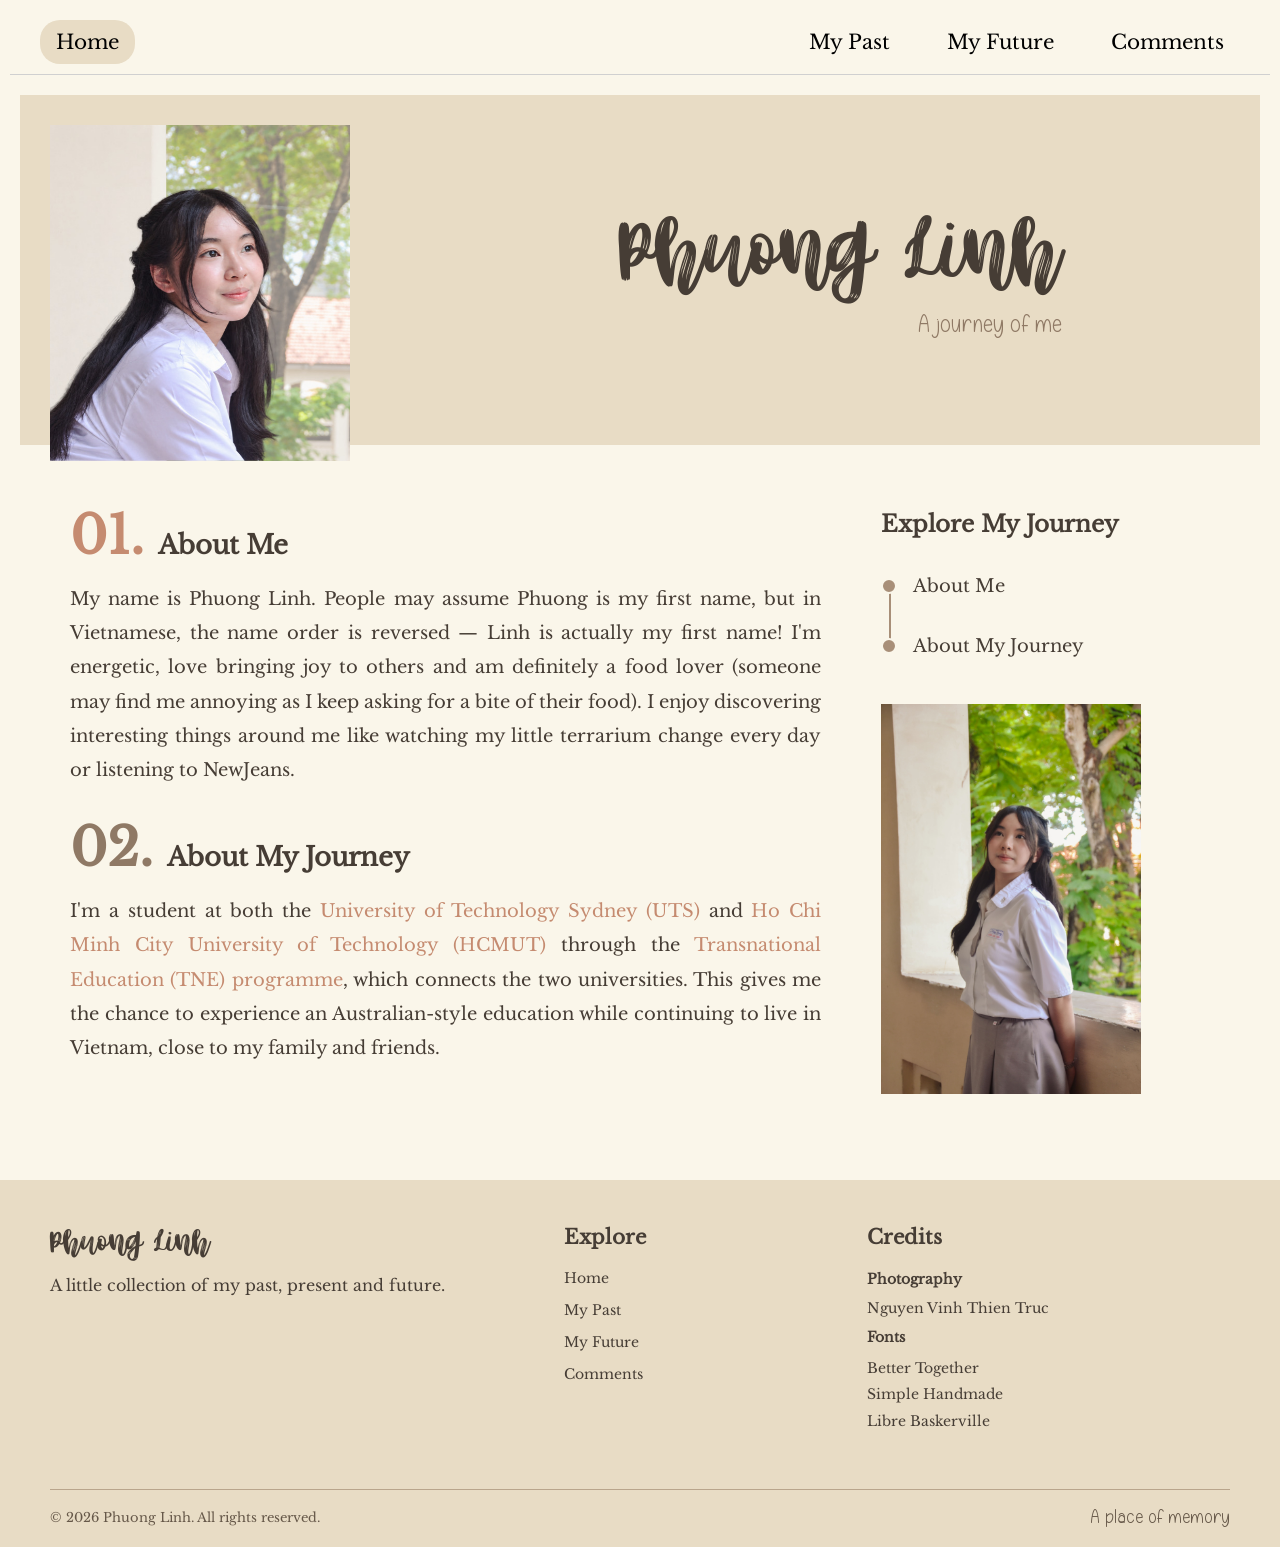
<file: index.html>
<!DOCTYPE html>
<html lang="en">
<head>
  <meta charset="UTF-8">
  <meta name="viewport" content="width=device-width, initial-scale=1.0">
  <title>Linh's Journey</title>
  <link rel="stylesheet" href="websystems.css">
</head>

<body>

  <nav class="navbar">
    <div class="left-nav">
      <a href="index.html">Home</a>
    </div>

    <div class="right-nav">
      <a href="past.html">My Past</a>
      <a href="future.html">My Future</a>
      <a href="comments.html">Comments</a>
    </div>
  </nav>

  <header class="cover">
    <div class="cover-img">
      <img id="cover-img" src="image/me.jpg" alt="A picture of me Photo by Thien Truc">
    </div>

    <div class="cover-text">
      <div class="cover-title-group">
        <h1 id="cover-name">Phuong Linh</h1>
        <p>A journey of me</p>
      </div>
    </div>
  </header>

  <main class="content">

    <div class="main-content">

      <section class="me" id="about-me">
        <h2>
          <span class="section-number">01.</span>
          About Me
        </h2>

        <p>
          My name is Phuong Linh. People may assume Phuong is my first name,
          but in Vietnamese, the name order is reversed — Linh is actually
          my first name! I'm energetic, love bringing joy to others and am
          definitely a food lover (someone may find me annoying as I keep asking for a bite of their food). I enjoy discovering interesting things around me like
          watching my little terrarium change every day or listening to
          NewJeans.
        </p>

      </section>

      <section class="me" id="about-my-journey">
        <h2>
          <span class="section-number second-number">02.</span>
          About My Journey
        </h2>

        <p>
          I'm a student at both the
          <strong class="school-uts">University of Technology Sydney (UTS)</strong>
          and
          <strong class="school-hcmut">Ho Chi Minh City University of Technology (HCMUT)</strong>
          through the
          <strong class="school-tne">Transnational Education (TNE) programme</strong>,
          which connects the two universities. This gives me the chance to experience an Australian-style education while continuing to live in Vietnam, close to my family and friends. 
        </p>

      </section>

    </div>

    <aside class="journey">
      <h2>Explore My Journey</h2>

      <div class="timeline">

        <a class="timeline-item" href="#about-me">
          <span class="dot"></span>
          <span class="timeline-text">About Me</span>
        </a>

        <a class="timeline-item" href="#about-my-journey">
          <span class="dot"></span>
          <span class="timeline-text">About My Journey</span>
        </a>

      </div>

      <img class="timeline-photo" src="image/another-me.jpg" alt="Another picture of me. Photo by Thien Truc">
    </aside>

  </main>

  <footer class="site-footer">

    <div class="footer-content">

      <div class="footer-about">
        <h2>Phuong Linh</h2>
        <p>A little collection of my past, present and future.</p>
      </div>

      <div class="footer-links">
        <h3>Explore</h3>
        <ul>
          <li><a href="index.html">Home</a></li>
          <li><a href="past.html">My Past</a></li>
          <li><a href="future.html">My Future</a></li>
          <li><a href="comments.html">Comments</a></li>
        </ul>
      </div>

      <div class="footer-credits">
        <h3>Credits</h3>

        <div class="credit-group">
          <p><strong>Photography</strong></p>
          <p>Nguyen Vinh Thien Truc</p>

          <p><strong>Fonts</strong></p>

          <a href="https://www.dafont.com/better-together-script.charmap?f=0"
             target="_blank" rel="noopener noreferrer">
            Better Together
          </a>

          <a href="https://www.dafont.com/simple-handmade-2.font"
             target="_blank" rel="noopener noreferrer">
            Simple Handmade
          </a>

          <a href="https://fonts.google.com/specimen/Libre+Baskerville?preview.script=Latn"
             target="_blank" rel="noopener noreferrer">
            Libre Baskerville
          </a>

        </div>
      </div>

    </div>

    <div class="footer-bottom">
      <p>© 2026 Phuong Linh. All rights reserved.</p>
      <p>A place of memory</p>
    </div>

  </footer>

</body>
</html>
</file>
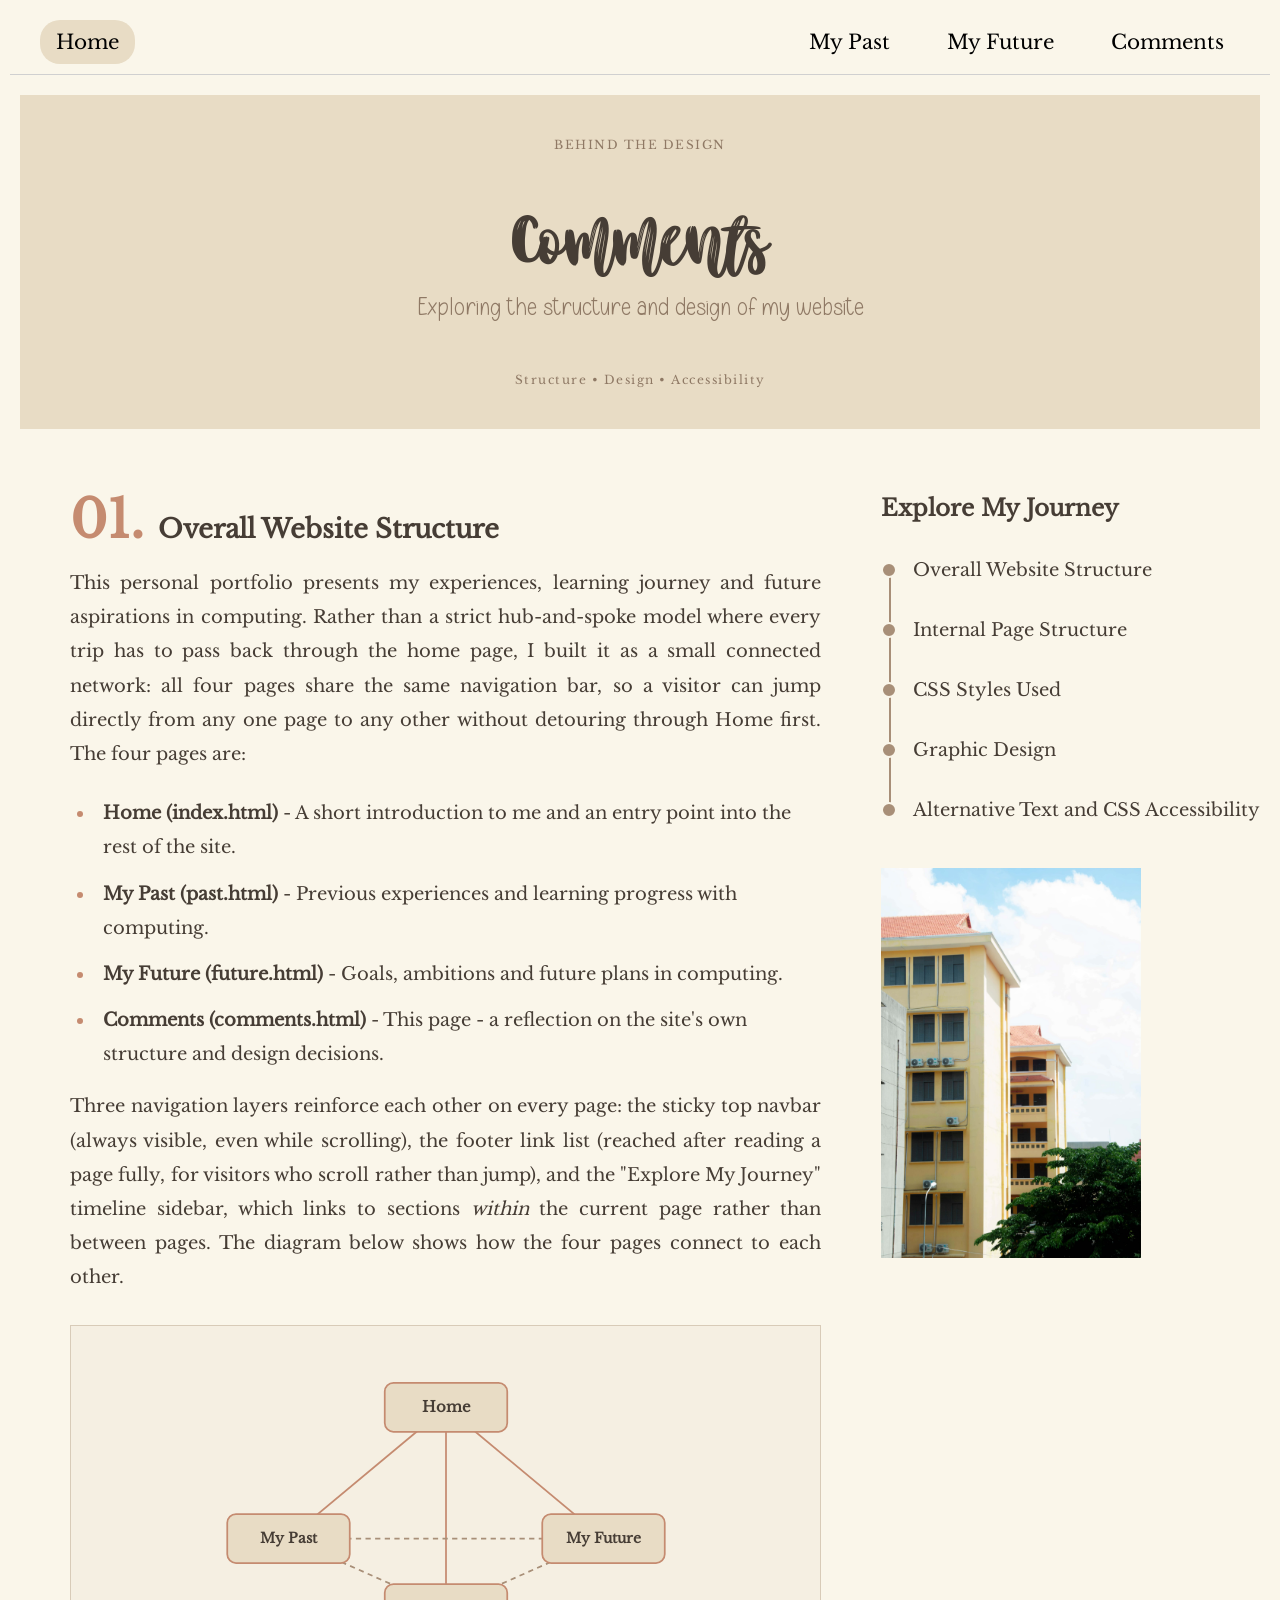
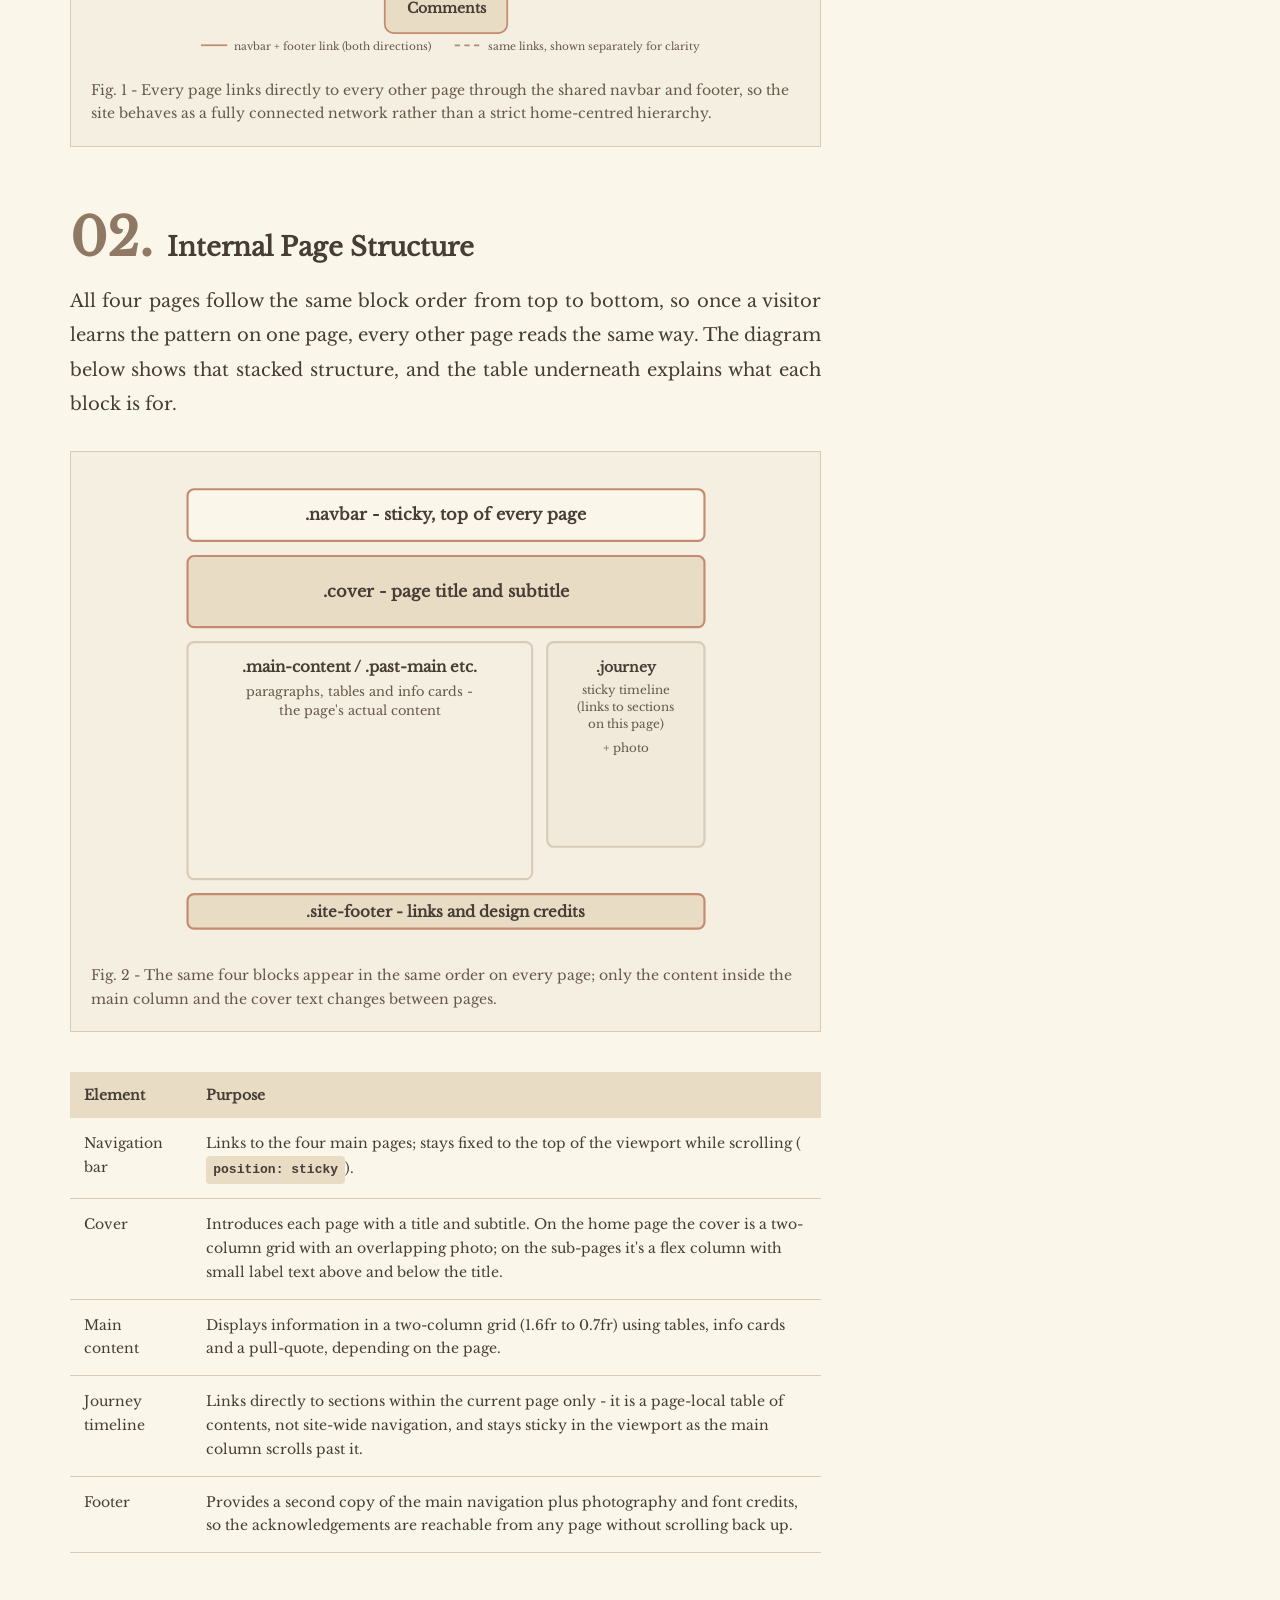
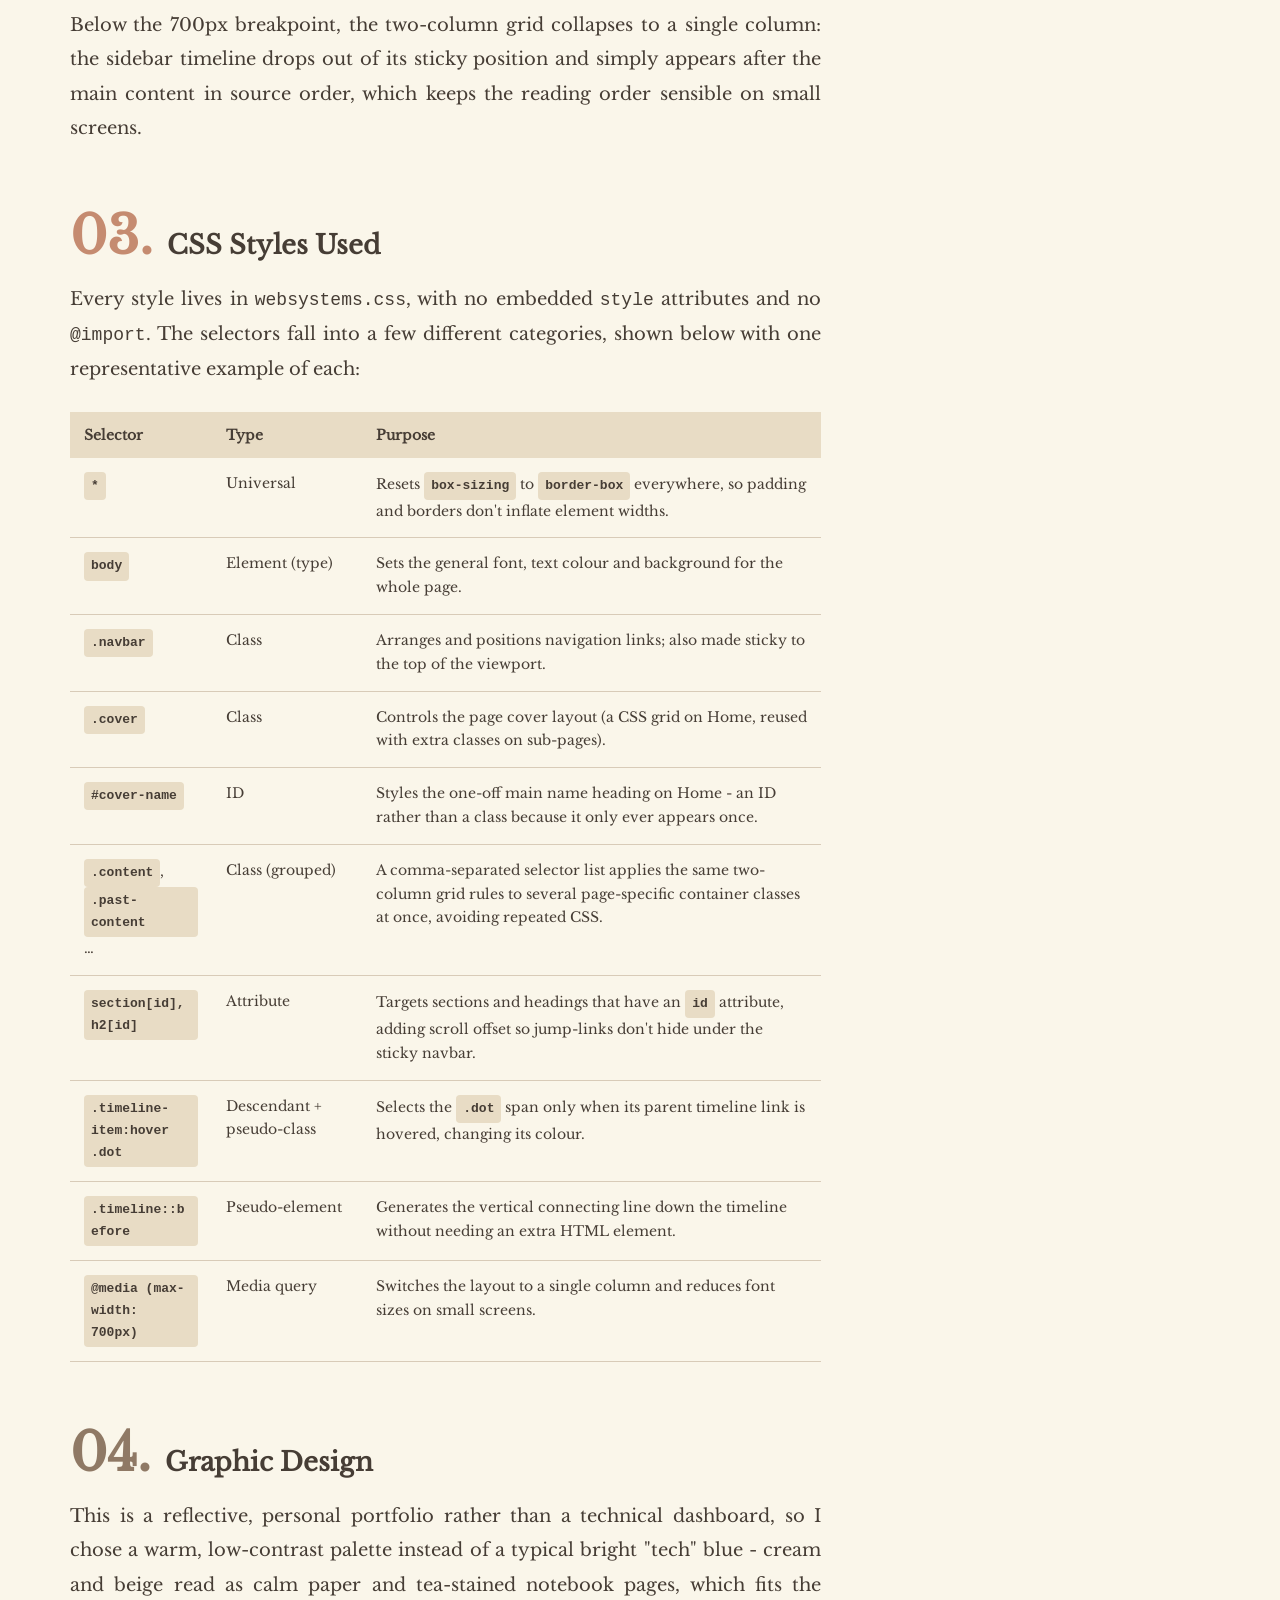
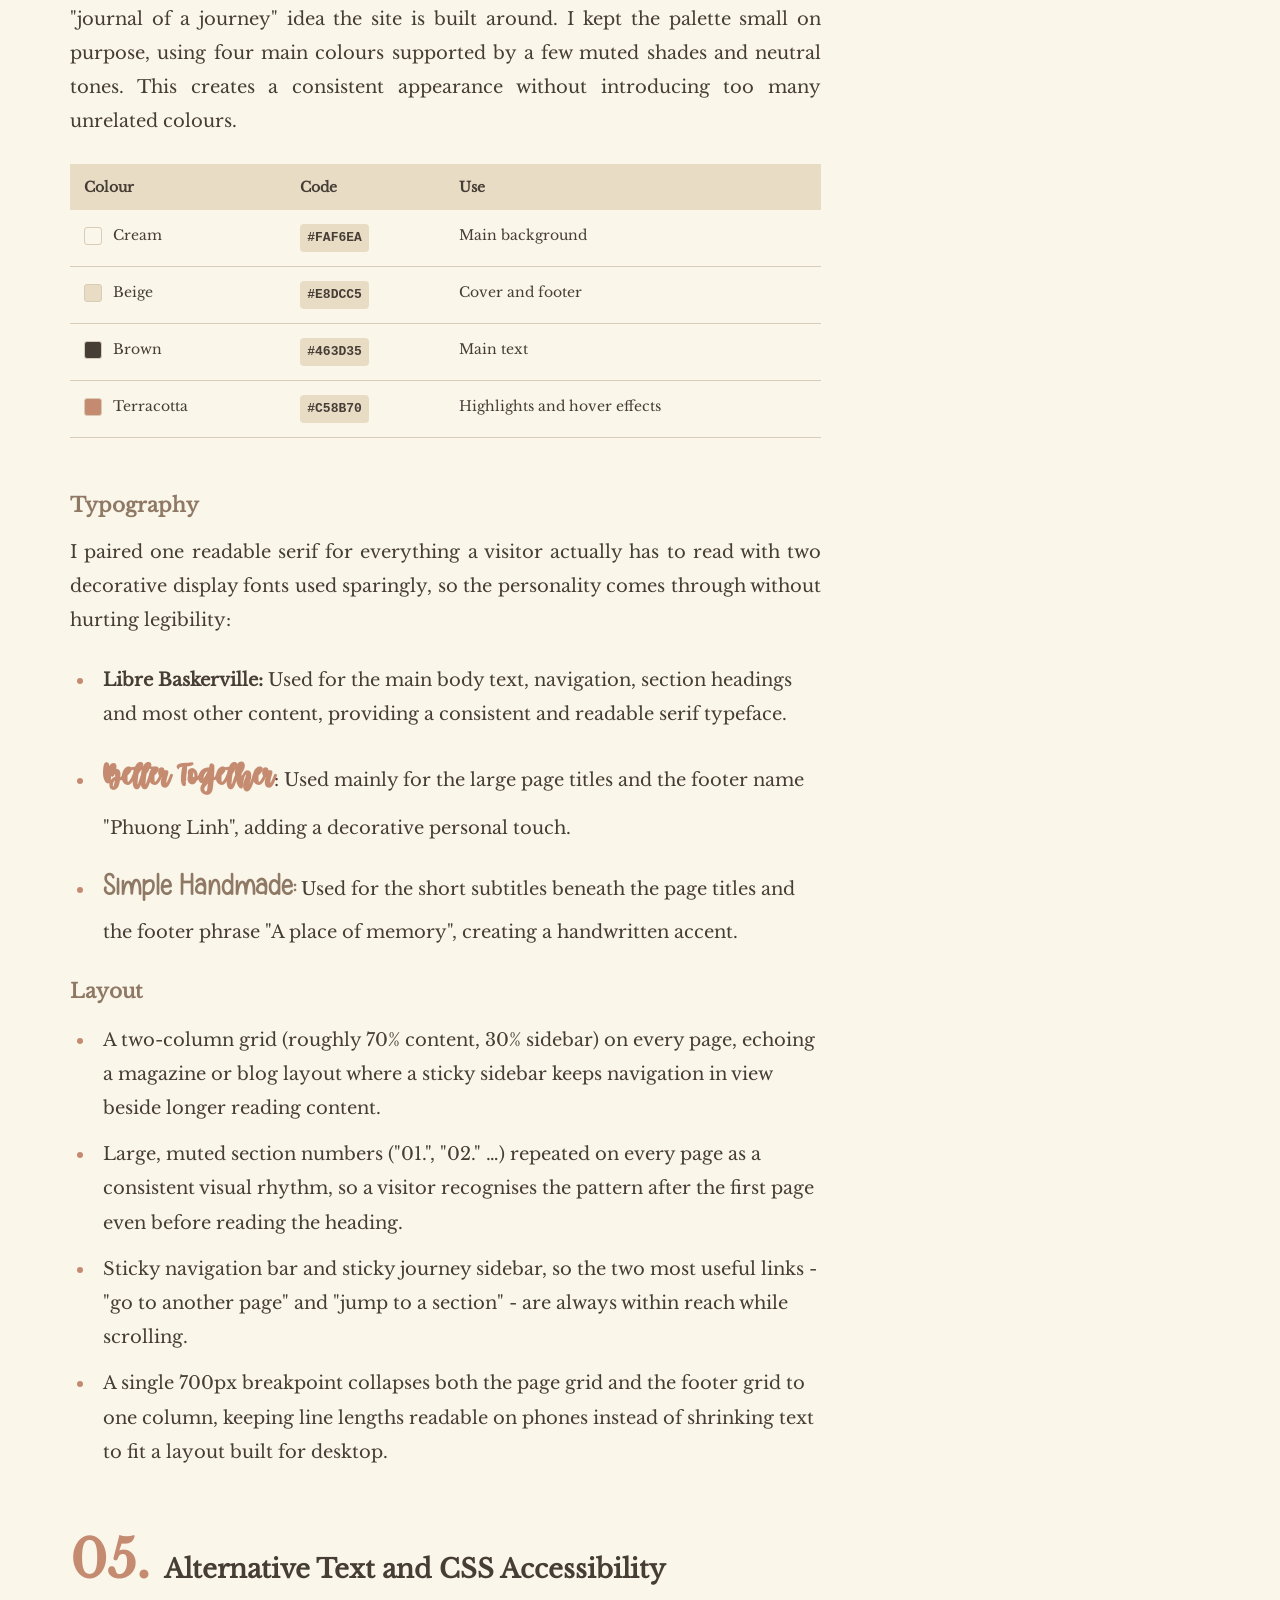
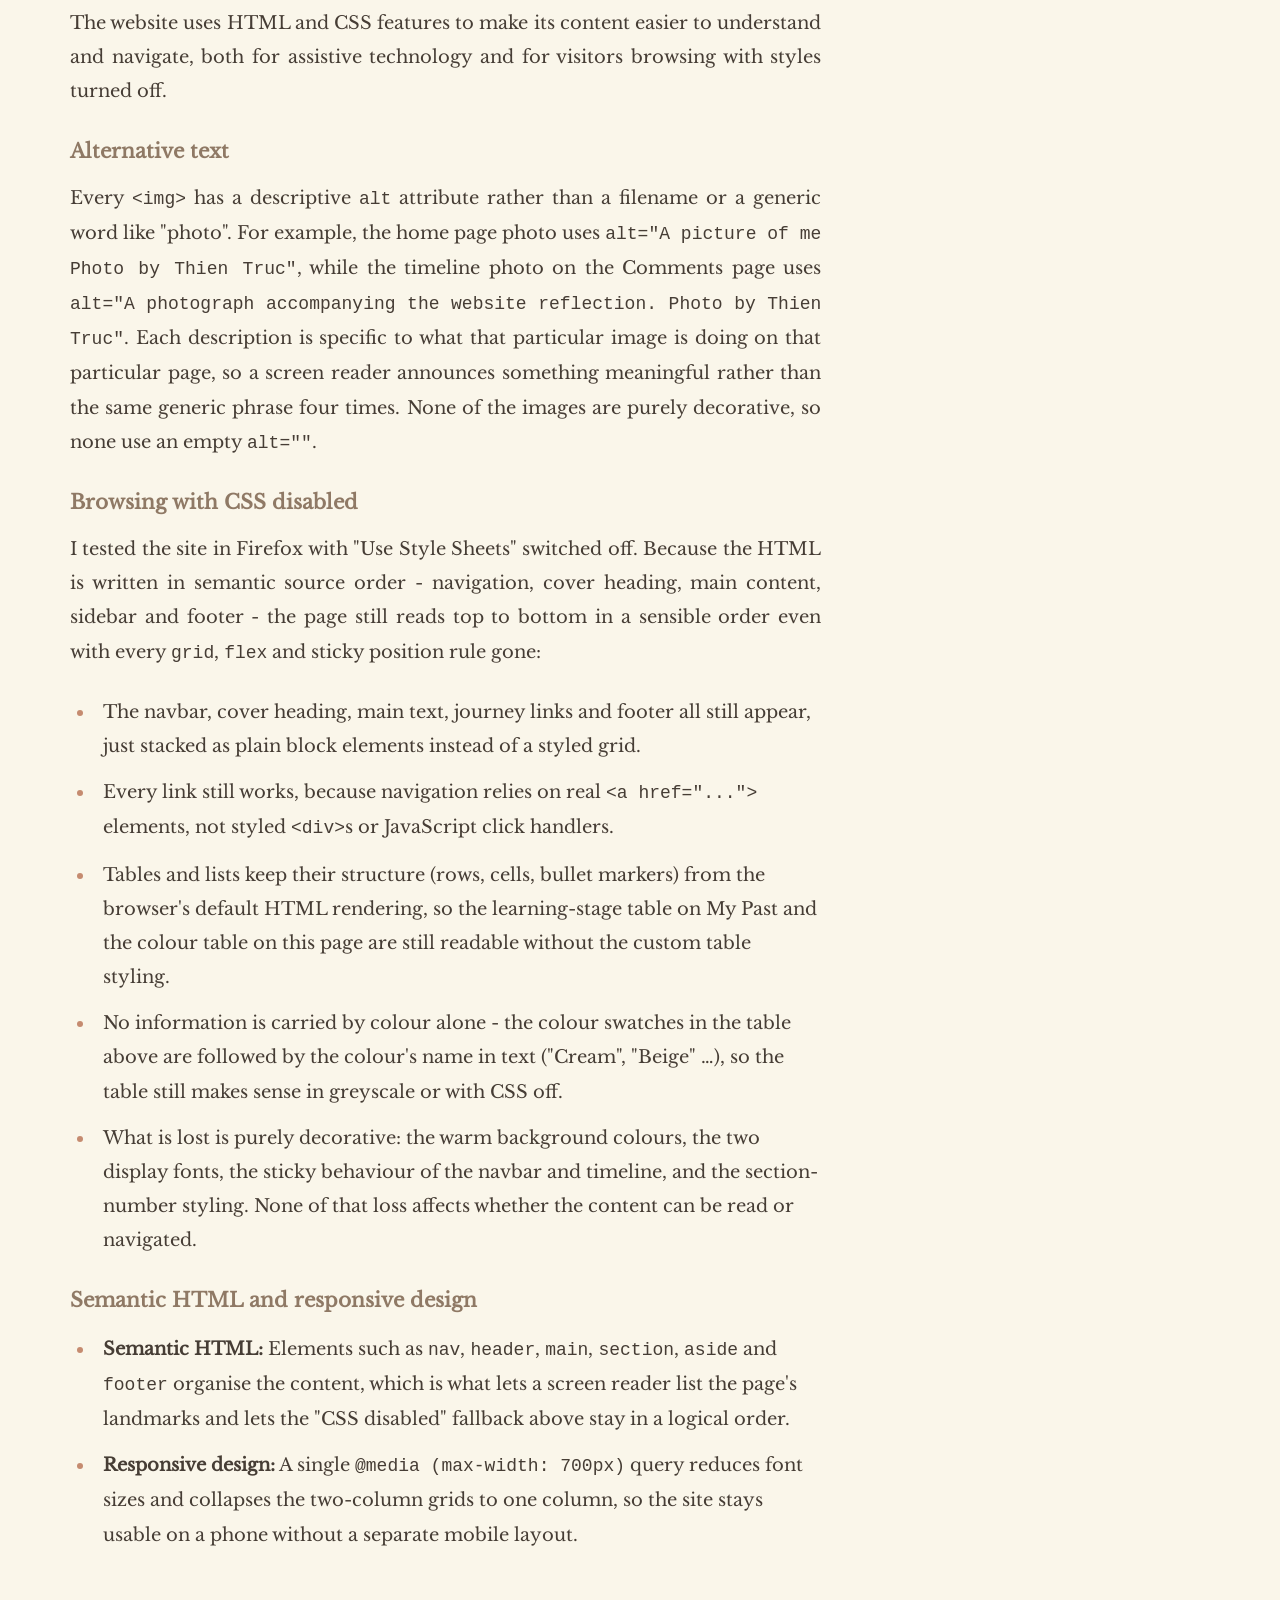
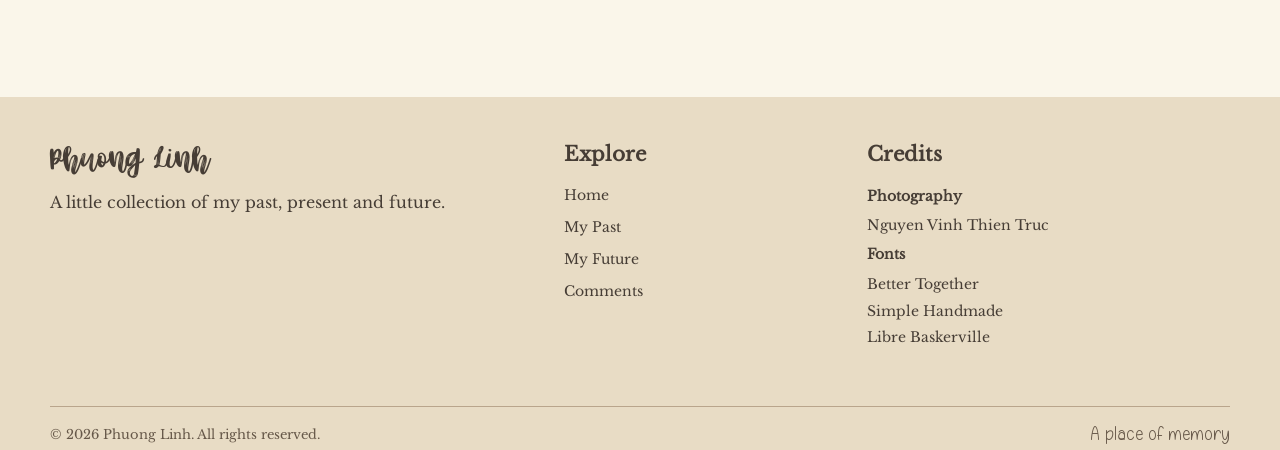
<file: comments.html>
<!DOCTYPE html>
<html lang="en">
<head>
  <meta charset="UTF-8">
  <meta name="viewport" content="width=device-width, initial-scale=1.0">
  <title>Linh's Journey | Comments</title>
  <link rel="stylesheet" href="websystems.css">
</head>

<body>

  <!-- Navigation -->
  <nav class="navbar">
    <div class="left-nav">
      <a href="index.html">Home</a>
    </div>

    <div class="right-nav">
      <a href="past.html">My Past</a>
      <a href="future.html">My Future</a>
      <a href="comments.html">Comments</a>
    </div>
  </nav>


  <!-- Cover -->
  <header class="cover past-cover">
    <div class="past-cover-top">
      <p>BEHIND THE DESIGN</p>
    </div>

    <div class="past-cover-text">
      <h1 id="past-title">Comments</h1>
      <p>Exploring the structure and design of my website</p>
    </div>

    <div class="past-cover-bottom">
      <p>Structure • Design • Accessibility</p>
    </div>
  </header>


  <!-- Main content -->
  <main class="comments-content">

    <div class="comments-main">

      <!-- 01. Overall Website Structure -->
      <section class="comments-section">

        <h2 id="overall-structure">
          <span class="section-number">01.</span>
          Overall Website Structure
        </h2>

        <p>
          This personal portfolio presents my experiences, learning journey
          and future aspirations in computing. Rather than a strict
          hub-and-spoke model where every trip has to pass back through the
          home page, I built it as a small connected network: all four pages
          share the same navigation bar, so a visitor can jump directly from
          any one page to any other without detouring through Home first.
          The four pages are:
        </p>

        <ul class="comments-list">
          <li><strong>Home (index.html)</strong> - A short introduction to me and an entry point into the rest of the site.</li>
          <li><strong>My Past (past.html)</strong> - Previous experiences and learning progress with computing.</li>
          <li><strong>My Future (future.html)</strong> - Goals, ambitions and future plans in computing.</li>
          <li><strong>Comments (comments.html)</strong> - This page - a reflection on the site's own structure and design decisions.</li>
        </ul>

        <p>
          Three navigation layers reinforce each other on every page: the
          sticky top navbar (always visible, even while scrolling), the
          footer link list (reached after reading a page fully, for visitors
          who scroll rather than jump), and the "Explore My Journey" timeline
          sidebar, which links to sections <em>within</em> the current page
          rather than between pages. The diagram below shows how the four
          pages connect to each other.
        </p>

        <figure class="diagram-figure">
          <svg viewBox="0 0 640 360" xmlns="http://www.w3.org/2000/svg" role="img" aria-labelledby="sitemap-title sitemap-desc">
            <title id="sitemap-title">Site map of the four connected pages</title>
            <desc id="sitemap-desc">Home, My Past, My Future and Comments are each directly connected to one another through the shared navigation bar, forming a fully connected network rather than a simple hub and spoke.</desc>

            <!-- connecting lines (drawn first, sit behind the boxes) -->
            <line x1="320" y1="70" x2="140" y2="220" stroke="#C58B70" stroke-width="2" />
            <line x1="320" y1="70" x2="500" y2="220" stroke="#C58B70" stroke-width="2" />
            <line x1="320" y1="70" x2="320" y2="300" stroke="#C58B70" stroke-width="2" />
            <line x1="140" y1="220" x2="500" y2="220" stroke="#A88F78" stroke-width="2" stroke-dasharray="6 5" />
            <line x1="140" y1="220" x2="320" y2="300" stroke="#A88F78" stroke-width="2" stroke-dasharray="6 5" />
            <line x1="500" y1="220" x2="320" y2="300" stroke="#A88F78" stroke-width="2" stroke-dasharray="6 5" />

            <!-- Home node -->
            <rect x="250" y="42" width="140" height="56" rx="10" fill="#E8DCC5" stroke="#C58B70" stroke-width="2" />
            <text x="320" y="75" text-anchor="middle" font-family="LibreBaskerville, Georgia, serif" font-size="17" font-weight="700" fill="#463D35">Home</text>

            <!-- Past node -->
            <rect x="70" y="192" width="140" height="56" rx="10" fill="#E8DCC5" stroke="#C58B70" stroke-width="2" />
            <text x="140" y="225" text-anchor="middle" font-family="LibreBaskerville, Georgia, serif" font-size="16" font-weight="700" fill="#463D35">My Past</text>

            <!-- Future node -->
            <rect x="430" y="192" width="140" height="56" rx="10" fill="#E8DCC5" stroke="#C58B70" stroke-width="2" />
            <text x="500" y="225" text-anchor="middle" font-family="LibreBaskerville, Georgia, serif" font-size="16" font-weight="700" fill="#463D35">My Future</text>

            <!-- Comments node -->
            <rect x="250" y="272" width="140" height="56" rx="10" fill="#E8DCC5" stroke="#C58B70" stroke-width="2" />
            <text x="320" y="305" text-anchor="middle" font-family="LibreBaskerville, Georgia, serif" font-size="16" font-weight="700" fill="#463D35">Comments</text>

            <!-- legend -->
            <line x1="40" y1="342" x2="70" y2="342" stroke="#C58B70" stroke-width="2" />
            <text x="78" y="347" font-family="LibreBaskerville, Georgia, serif" font-size="12" fill="#665849">navbar + footer link (both directions)</text>
            <line x1="330" y1="342" x2="360" y2="342" stroke="#A88F78" stroke-width="2" stroke-dasharray="6 5" />
            <text x="368" y="347" font-family="LibreBaskerville, Georgia, serif" font-size="12" fill="#665849">same links, shown separately for clarity</text>
          </svg>
          <figcaption>
            Fig. 1 - Every page links directly to every other page through
            the shared navbar and footer, so the site behaves as a fully
            connected network rather than a strict home-centred hierarchy.
          </figcaption>
        </figure>

      </section>


      <!-- 02. Internal Page Structure -->
      <section class="comments-section">

        <h2 id="internal-structure">
          <span class="section-number second-number">02.</span>
          Internal Page Structure
        </h2>

        <p>
          All four pages follow the same block order from top to bottom, so
          once a visitor learns the pattern on one page, every other page
          reads the same way. The diagram below shows that stacked structure,
          and the table underneath explains what each block is for.
        </p>

        <figure class="diagram-figure">
          <svg viewBox="0 0 520 440" xmlns="http://www.w3.org/2000/svg" role="img" aria-labelledby="layout-title layout-desc">
            <title id="layout-title">Stacked block layout shared by every page</title>
            <desc id="layout-desc">From top to bottom: a sticky navigation bar, a cover header, a two-column main area with primary content on the left and a sticky journey sidebar on the right, and a footer.</desc>

            <!-- Navbar -->
            <rect x="20" y="16" width="480" height="48" rx="6" fill="#FAF6EA" stroke="#C58B70" stroke-width="2" />
            <text x="260" y="45" text-anchor="middle" font-family="LibreBaskerville, Georgia, serif" font-size="15" font-weight="700" fill="#463D35">.navbar - sticky, top of every page</text>

            <!-- Cover -->
            <rect x="20" y="78" width="480" height="66" rx="6" fill="#E8DCC5" stroke="#C58B70" stroke-width="2" />
            <text x="260" y="116" text-anchor="middle" font-family="LibreBaskerville, Georgia, serif" font-size="15" font-weight="700" fill="#463D35">.cover - page title and subtitle</text>

            <!-- Main content column -->
            <rect x="20" y="158" width="320" height="220" rx="6" fill="#F5EFE2" stroke="#D8CBB8" stroke-width="2" />
            <text x="180" y="186" text-anchor="middle" font-family="LibreBaskerville, Georgia, serif" font-size="14" font-weight="700" fill="#463D35">.main-content / .past-main etc.</text>
            <text x="180" y="208" text-anchor="middle" font-family="LibreBaskerville, Georgia, serif" font-size="12" fill="#665849">paragraphs, tables and info cards -</text>
            <text x="180" y="226" text-anchor="middle" font-family="LibreBaskerville, Georgia, serif" font-size="12" fill="#665849">the page's actual content</text>

            <!-- Sidebar column -->
            <rect x="354" y="158" width="146" height="190" rx="6" fill="#F1E9DA" stroke="#D8CBB8" stroke-width="2" />
            <text x="427" y="186" text-anchor="middle" font-family="LibreBaskerville, Georgia, serif" font-size="13" font-weight="700" fill="#463D35">.journey</text>
            <text x="427" y="206" text-anchor="middle" font-family="LibreBaskerville, Georgia, serif" font-size="11" fill="#665849">sticky timeline</text>
            <text x="427" y="222" text-anchor="middle" font-family="LibreBaskerville, Georgia, serif" font-size="11" fill="#665849">(links to sections</text>
            <text x="427" y="238" text-anchor="middle" font-family="LibreBaskerville, Georgia, serif" font-size="11" fill="#665849">on this page)</text>
            <text x="427" y="260" text-anchor="middle" font-family="LibreBaskerville, Georgia, serif" font-size="11" fill="#665849">+ photo</text>

            <!-- Footer -->
            <rect x="20" y="392" width="480" height="32" rx="6" fill="#E8DCC5" stroke="#C58B70" stroke-width="2" />
            <text x="260" y="413" text-anchor="middle" font-family="LibreBaskerville, Georgia, serif" font-size="14" font-weight="700" fill="#463D35">.site-footer - links and design credits</text>
          </svg>
          <figcaption>
            Fig. 2 - The same four blocks appear in the same order on every
            page; only the content inside the main column and the cover
            text changes between pages.
          </figcaption>
        </figure>

        <div class="comments-table-wrap">
          <table class="comments-table">
            <thead>
              <tr>
                <th>Element</th>
                <th>Purpose</th>
              </tr>
            </thead>

            <tbody>
              <tr>
                <td>Navigation bar</td>
                <td>Links to the four main pages; stays fixed to the top of the viewport while scrolling (<code>position: sticky</code>).</td>
              </tr>

              <tr>
                <td>Cover</td>
                <td>Introduces each page with a title and subtitle. On the home page the cover is a two-column grid with an overlapping photo; on the sub-pages it's a flex column with small label text above and below the title.</td>
              </tr>

              <tr>
                <td>Main content</td>
                <td>Displays information in a two-column grid (1.6fr to 0.7fr) using tables, info cards and a pull-quote, depending on the page.</td>
              </tr>

              <tr>
                <td>Journey timeline</td>
                <td>Links directly to sections within the current page only - it is a page-local table of contents, not site-wide navigation, and stays sticky in the viewport as the main column scrolls past it.</td>
              </tr>

              <tr>
                <td>Footer</td>
                <td>Provides a second copy of the main navigation plus photography and font credits, so the acknowledgements are reachable from any page without scrolling back up.</td>
              </tr>
            </tbody>
          </table>
        </div>

        <p>
          Below the 700px breakpoint, the two-column grid collapses to a
          single column: the sidebar timeline drops out of its sticky
          position and simply appears after the main content in source
          order, which keeps the reading order sensible on small screens.
        </p>

      </section>


      <!-- 03. CSS Styles Used -->
      <section class="comments-section">

        <h2 id="css-styles">
          <span class="section-number">03.</span>
          CSS Styles Used
        </h2>

        <p>
          Every style lives in <code>websystems.css</code>, with no embedded
          <code>style</code> attributes and no <code>@import</code>. The
          selectors fall into a few different categories, shown below with
          one representative example of each:
        </p>

        <div class="comments-table-wrap">
          <table class="comments-table">
            <thead>
              <tr>
                <th>Selector</th>
                <th>Type</th>
                <th>Purpose</th>
              </tr>
            </thead>

            <tbody>
              <tr>
                <td><code>*</code></td>
                <td>Universal</td>
                <td>Resets <code>box-sizing</code> to <code>border-box</code> everywhere, so padding and borders don't inflate element widths.</td>
              </tr>

              <tr>
                <td><code>body</code></td>
                <td>Element (type)</td>
                <td>Sets the general font, text colour and background for the whole page.</td>
              </tr>

              <tr>
                <td><code>.navbar</code></td>
                <td>Class</td>
                <td>Arranges and positions navigation links; also made sticky to the top of the viewport.</td>
              </tr>

              <tr>
                <td><code>.cover</code></td>
                <td>Class</td>
                <td>Controls the page cover layout (a CSS grid on Home, reused with extra classes on sub-pages).</td>
              </tr>

              <tr>
                <td><code>#cover-name</code></td>
                <td>ID</td>
                <td>Styles the one-off main name heading on Home - an ID rather than a class because it only ever appears once.</td>
              </tr>

              <tr>
                <td><code>.content</code>, <code>.past-content</code> …</td>
                <td>Class (grouped)</td>
                <td>A comma-separated selector list applies the same two-column grid rules to several page-specific container classes at once, avoiding repeated CSS.</td>
              </tr>

              <tr>
                <td><code>section[id], h2[id]</code></td>
                <td>Attribute</td>
                <td>
                  Targets sections and headings that have an <code>id</code>
                  attribute, adding scroll offset so jump-links don't hide
                  under the sticky navbar.
                </td>
              </tr>

              <tr>
                <td><code>.timeline-item:hover .dot</code></td>
                <td>Descendant + pseudo-class</td>
                <td>Selects the <code>.dot</code> span only when its parent timeline link is hovered, changing its colour.</td>
              </tr>

              <tr>
                <td><code>.timeline::before</code></td>
                <td>Pseudo-element</td>
                <td>Generates the vertical connecting line down the timeline without needing an extra HTML element.</td>
              </tr>

              <tr>
                <td><code>@media (max-width: 700px)</code></td>
                <td>Media query</td>
                <td>Switches the layout to a single column and reduces font sizes on small screens.</td>
              </tr>
            </tbody>
          </table>
        </div>

      </section>


      <!-- 04. Graphic Design -->
      <section class="comments-section">

        <h2 id="graphic-design">
          <span class="section-number second-number">04.</span>
          Graphic Design
        </h2>

        <p>
          This is a reflective, personal portfolio rather than a technical
          dashboard, so I chose a warm, low-contrast palette instead of a
          typical bright "tech" blue - cream and beige read as calm paper
          and tea-stained notebook pages, which fits the "journal of a
          journey" idea the site is built around. I kept the palette small on purpose, using four main colours
          supported by a few muted shades and neutral tones. This creates
          a consistent appearance without introducing too many unrelated colours.
        </p>

        <div class="comments-table-wrap">
          <table class="comments-table colour-table">
            <thead>
              <tr>
                <th>Colour</th>
                <th>Code</th>
                <th>Use</th>
              </tr>
            </thead>

            <tbody>
              <tr>
                <td><span class="colour-swatch cream"></span> Cream</td>
                <td><code>#FAF6EA</code></td>
                <td>Main background</td>
              </tr>

              <tr>
                <td><span class="colour-swatch beige"></span> Beige</td>
                <td><code>#E8DCC5</code></td>
                <td>Cover and footer</td>
              </tr>

              <tr>
                <td><span class="colour-swatch brown"></span> Brown</td>
                <td><code>#463D35</code></td>
                <td>Main text</td>
              </tr>

              <tr>
                <td><span class="colour-swatch terracotta"></span> Terracotta</td>
                <td><code>#C58B70</code></td>
                <td>Highlights and hover effects</td>
              </tr>
            </tbody>
          </table>
        </div>

        <h3 class="comments-subheading">Typography</h3>

        <p>
          I paired one readable serif for everything a visitor actually has
          to read with two decorative display fonts used sparingly, so the
          personality comes through without hurting legibility:
        </p>

        <ul class="comments-list">
          <li>
            <strong>Libre Baskerville:</strong> Used for the main body text,
            navigation, section headings and most other content, providing
            a consistent and readable serif typeface.
          </li>

          <li>
            <strong class="font-better">Better Together</strong>:
            Used mainly for the large page titles and the footer name
            "Phuong Linh", adding a decorative personal touch.
          </li>

          <li>
            <strong class="font-simplehandmade">Simple Handmade:</strong>
            Used for the short subtitles beneath the page titles and
            the footer phrase "A place of memory", creating a
            handwritten accent.
          </li>
        </ul>

        <h3 class="comments-subheading">Layout</h3>

        <ul class="comments-list">
          <li>
            A two-column grid (roughly 70% content, 30% sidebar) on every
            page, echoing a magazine or blog layout where a sticky sidebar
            keeps navigation in view beside longer reading content.
          </li>
          <li>
            Large, muted section numbers ("01.", "02." …) repeated on every
            page as a consistent visual rhythm, so a visitor recognises the
            pattern after the first page even before reading the heading.
          </li>
          <li>
            Sticky navigation bar and sticky journey sidebar, so the two
            most useful links - "go to another page" and "jump to a
            section" - are always within reach while scrolling.
          </li>
          <li>
            A single 700px breakpoint collapses both the page grid and the
            footer grid to one column, keeping line lengths readable on
            phones instead of shrinking text to fit a layout built for
            desktop.
          </li>
        </ul>

      </section>


      <!-- 05. Accessibility -->
      <section class="comments-section">

        <h2 id="alternative-text">
          <span class="section-number">05.</span>
          Alternative Text and CSS Accessibility
        </h2>

        <p>
          The website uses HTML and CSS features to make its content easier
          to understand and navigate, both for assistive technology and for
          visitors browsing with styles turned off.
        </p>

        <h3 class="comments-subheading">Alternative text</h3>

        <p>
          Every <code>&lt;img&gt;</code> has a descriptive <code>alt</code>
          attribute rather than a filename or a generic word like "photo".
          For example, the home page photo uses
          <code>alt="A picture of me Photo by Thien Truc"</code>, while the
          timeline photo on the Comments page uses
          <code>alt="A photograph accompanying the website reflection. Photo by Thien Truc"</code>.
          Each description is specific to what that particular image is
          doing on that particular page, so a screen reader announces
          something meaningful rather than the same generic phrase four
          times. None of the images are purely decorative, so none use an
          empty <code>alt=""</code>.
        </p>

        <h3 class="comments-subheading">Browsing with CSS disabled</h3>

        <p>
          I tested the site in Firefox with "Use Style Sheets" switched off.
          Because the HTML is written in semantic source order - navigation,
          cover heading, main content, sidebar and footer - the page still
          reads top to bottom in a sensible order even with every
          <code>grid</code>, <code>flex</code> and sticky position rule gone:
        </p>

        <ul class="comments-list">
          <li>
            The navbar, cover heading, main text, journey links and footer
            all still appear, just stacked as plain block elements instead
            of a styled grid.
          </li>
          <li>
            Every link still works, because navigation relies on real
            <code>&lt;a href="..."&gt;</code> elements, not styled
            <code>&lt;div&gt;</code>s or JavaScript click handlers.
          </li>
          <li>
            Tables and lists keep their structure (rows, cells, bullet
            markers) from the browser's default HTML rendering, so the
            learning-stage table on My Past and the colour table on this
            page are still readable without the custom table styling.
          </li>
          <li>
            No information is carried by colour alone - the colour swatches
            in the table above are followed by the colour's name in text
            ("Cream", "Beige" …), so the table still makes sense in
            greyscale or with CSS off.
          </li>
          <li>
            What is lost is purely decorative: the warm background colours,
            the two display fonts, the sticky behaviour of the navbar and
            timeline, and the section-number styling. None of that loss
            affects whether the content can be read or navigated.
          </li>
        </ul>

        <h3 class="comments-subheading">Semantic HTML and responsive design</h3>

        <ul class="comments-list">
          <li>
            <strong>Semantic HTML:</strong> Elements such as
            <code>nav</code>, <code>header</code>, <code>main</code>,
            <code>section</code>, <code>aside</code> and <code>footer</code>
            organise the content, which is what lets a screen reader list
            the page's landmarks and lets the "CSS disabled" fallback above
            stay in a logical order.
          </li>

          <li>
            <strong>Responsive design:</strong> A single
            <code>@media (max-width: 700px)</code> query reduces font sizes
            and collapses the two-column grids to one column, so the site
            stays usable on a phone without a separate mobile layout.
          </li>
        </ul>

      </section>

    </div>


    <!-- Right column: Journey timeline -->
    <aside class="journey">

      <h2>Explore My Journey</h2>

      <div class="timeline">

        <a href="#overall-structure" class="timeline-item">
          <span class="dot"></span>
          <span class="timeline-text">Overall Website Structure</span>
        </a>

        <a href="#internal-structure" class="timeline-item">
          <span class="dot"></span>
          <span class="timeline-text">Internal Page Structure</span>
        </a>

        <a href="#css-styles" class="timeline-item">
          <span class="dot"></span>
          <span class="timeline-text">CSS Styles Used</span>
        </a>

        <a href="#graphic-design" class="timeline-item">
          <span class="dot"></span>
          <span class="timeline-text">Graphic Design</span>
        </a>

        <a href="#alternative-text" class="timeline-item">
          <span class="dot"></span>
          <span class="timeline-text">Alternative Text and CSS Accessibility</span>
        </a>

      </div>

      <!-- Photo by Nguyen Vinh Thien Truc -->
      <img
        src="image/cmt.jpg"
        alt="A photograph accompanying the website reflection. Photo by Thien Truc"
        class="timeline-photo">

    </aside>

  </main>


  <!-- Footer -->
  <footer class="site-footer">

    <div class="footer-content">

      <div class="footer-about">
        <h2>Phuong Linh</h2>
        <p>A little collection of my past, present and future.</p>
      </div>

      <div class="footer-links">
        <h3>Explore</h3>
        <ul>
          <li><a href="index.html">Home</a></li>
          <li><a href="past.html">My Past</a></li>
          <li><a href="future.html">My Future</a></li>
          <li><a href="comments.html">Comments</a></li>
        </ul>
      </div>

      <div class="footer-credits">
        <h3>Credits</h3>

        <div class="credit-group">
          <p><strong>Photography</strong></p>
          <p>Nguyen Vinh Thien Truc</p>

          <p><strong>Fonts</strong></p>

          <a href="https://www.dafont.com/better-together-script.charmap?f=0"
             target="_blank" rel="noopener noreferrer">
            Better Together
          </a>

          <a href="https://www.dafont.com/simple-handmade-2.font"
             target="_blank" rel="noopener noreferrer">
            Simple Handmade
          </a>

          <a href="https://fonts.google.com/specimen/Libre+Baskerville?preview.script=Latn"
             target="_blank" rel="noopener noreferrer">
            Libre Baskerville
          </a>

        </div>
      </div>

    </div>

    <div class="footer-bottom">
      <p>© 2026 Phuong Linh. All rights reserved.</p>
      <p>A place of memory</p>
    </div>

  </footer>

</body>
</html>
</file>
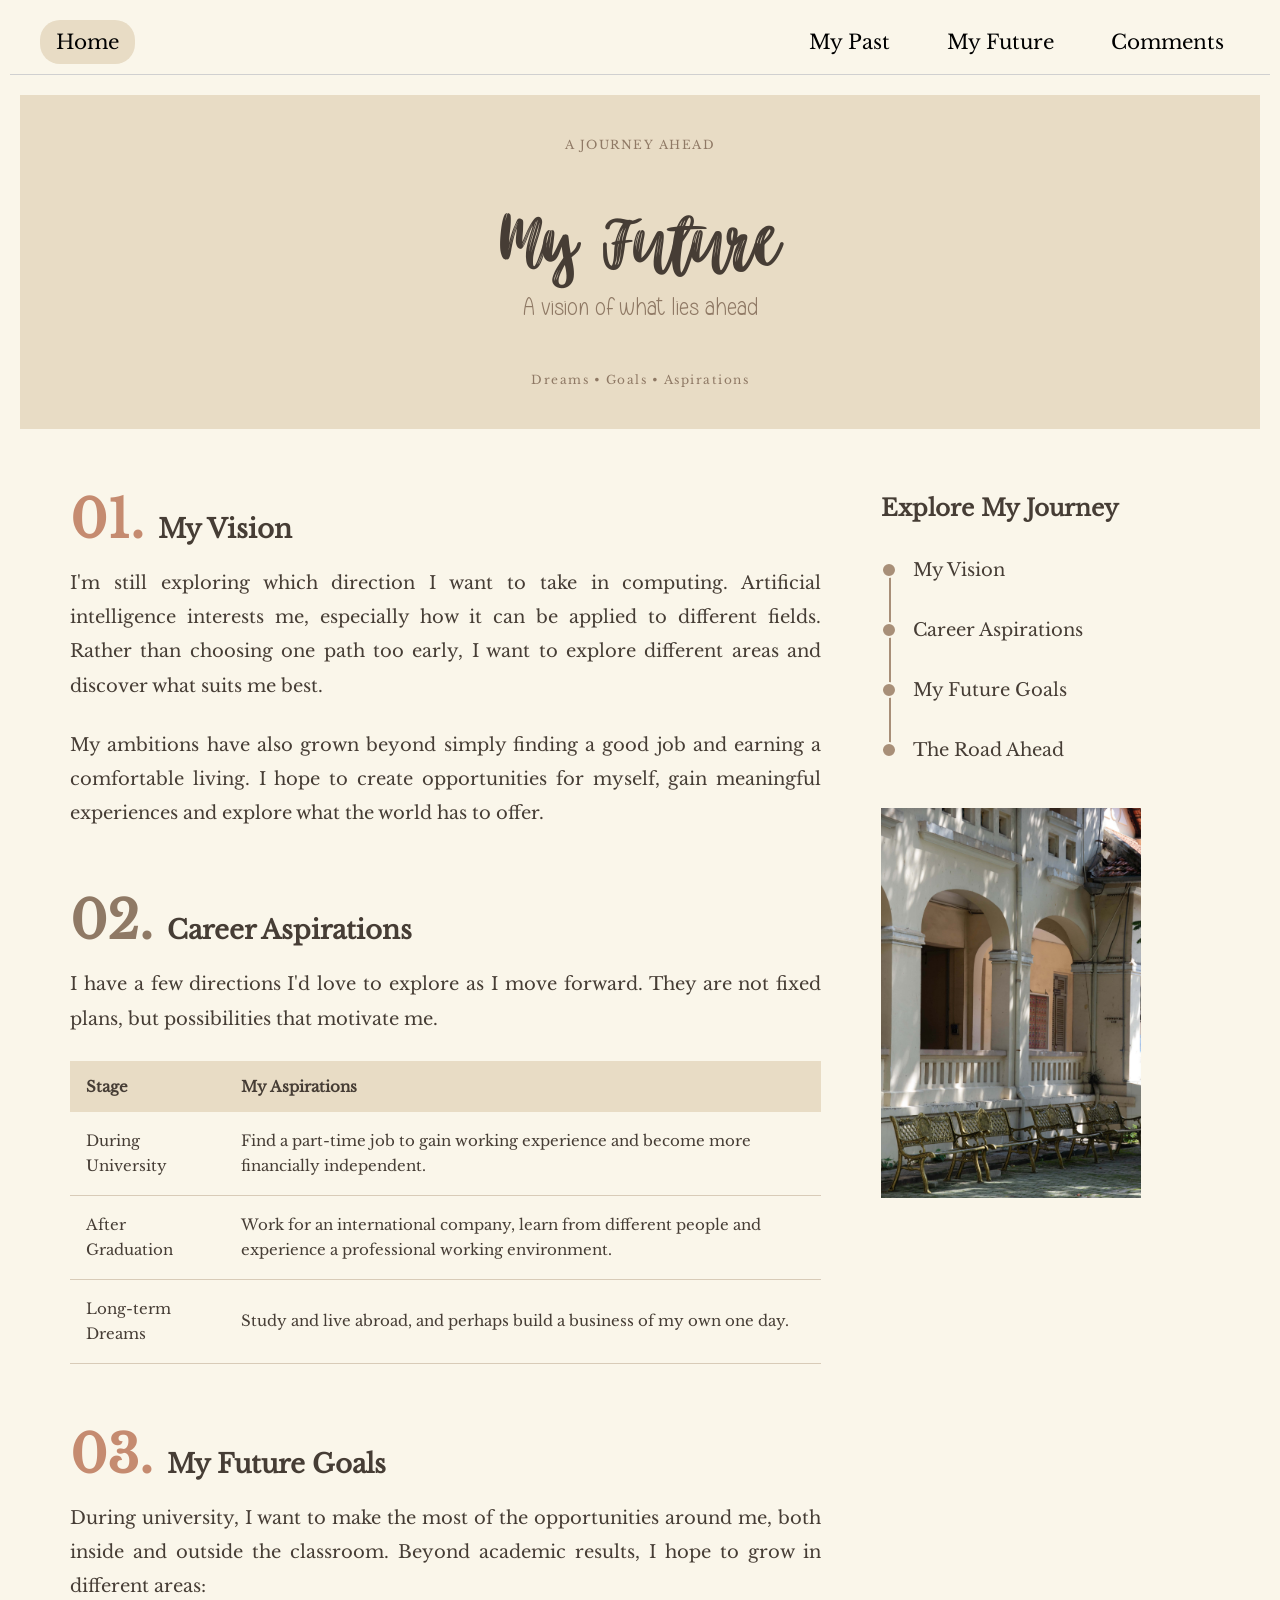
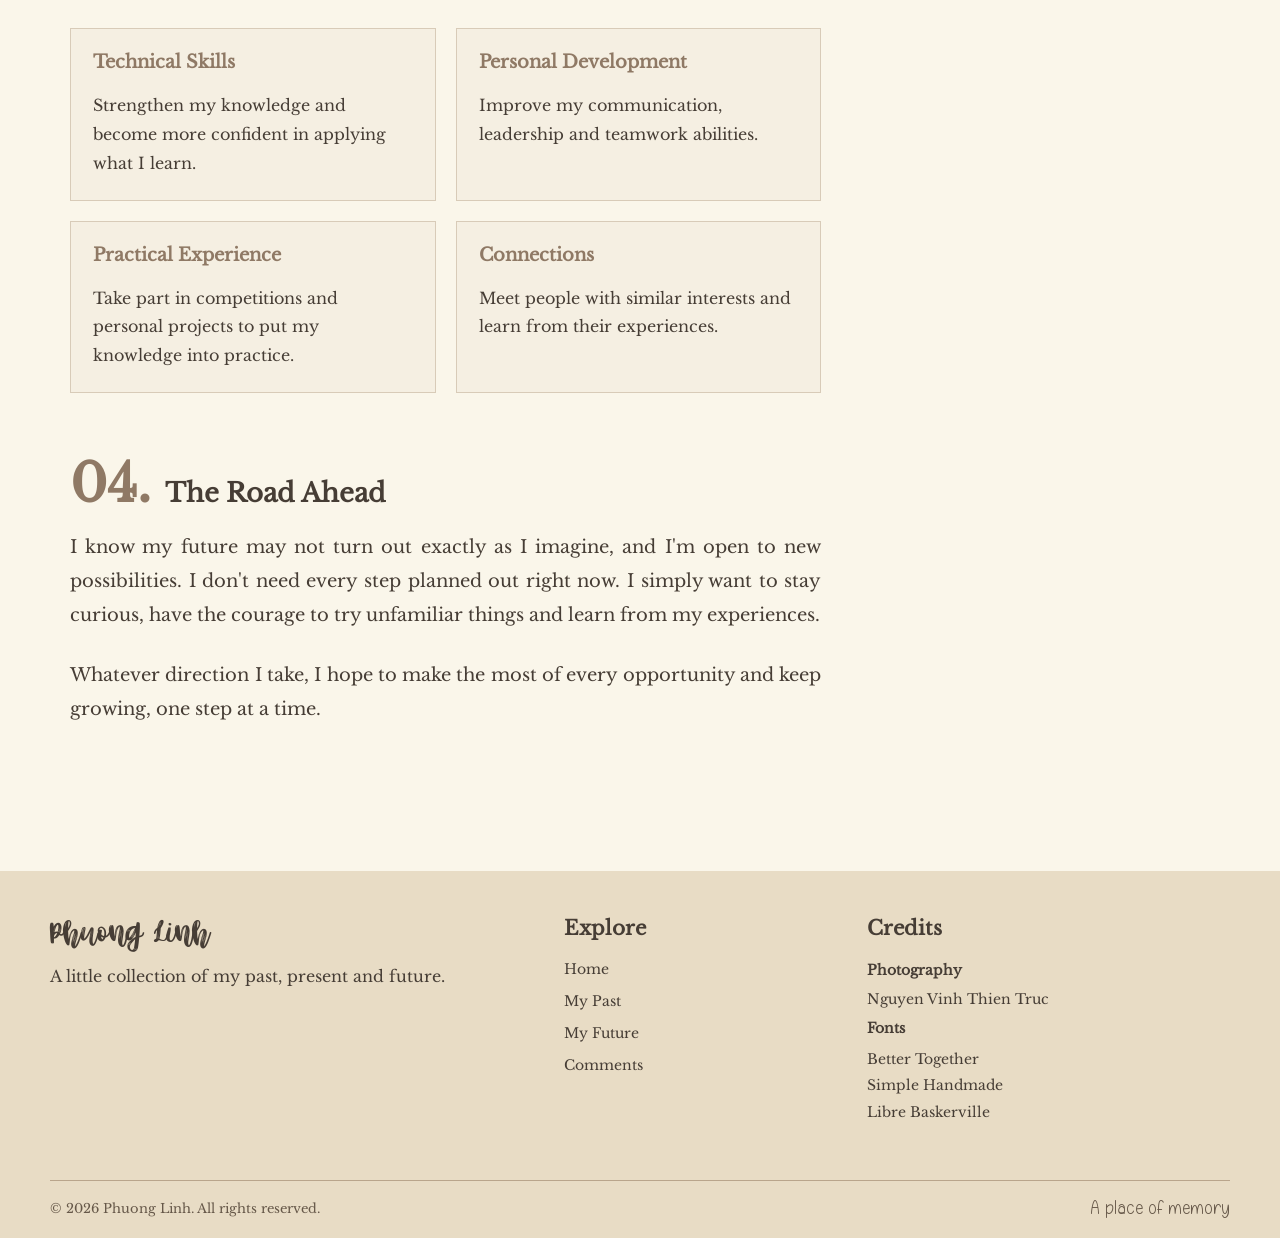
<file: future.html>
<!DOCTYPE html>
<html lang="en">
<head>
  <meta charset="UTF-8">
  <meta name="viewport" content="width=device-width, initial-scale=1.0">
  <title>Linh's Journey | My Future</title>
  <link rel="stylesheet" href="websystems.css">
</head>

<body>

  <!-- Navigation bar -->
  <nav class="navbar">
    <div class="left-nav">
      <a href="index.html">Home</a>
    </div>

    <div class="right-nav">
      <a href="past.html">My Past</a>
      <a href="future.html">My Future</a>
      <a href="comments.html">Comments</a>
    </div>
  </nav>


  <!-- Cover -->
  <header class="cover past-cover">

    <div class="past-cover-top">
      <p>A JOURNEY AHEAD</p>
    </div>

    <div class="past-cover-text">
      <h1 id="past-title">My Future</h1>
      <p>A vision of what lies ahead</p>
    </div>

    <div class="past-cover-bottom">
      <p>Dreams • Goals • Aspirations</p>
    </div>

  </header>


  <!-- Main content -->
  <main class="future-content">

    <!-- Left column -->
    <div class="future-main">

      <!-- Section 1 -->
      <section class="future-section" id="my-vision">

        <h2>
          <span class="section-number">01.</span>
          My Vision
        </h2>

        <p>
          I'm still exploring which direction I want to take in
          computing. Artificial intelligence interests me, especially
          how it can be applied to different fields. Rather than
          choosing one path too early, I want to explore different
          areas and discover what suits me best.
        </p>

        <p>
          My ambitions have also grown beyond simply finding a good
          job and earning a comfortable living. I hope to create
          opportunities for myself, gain meaningful experiences and
          explore what the world has to offer.
        </p>

      </section>

      <!-- Section 2 -->
      <section class="future-section" id="career-aspirations">

        <h2>
          <span class="section-number second-number">02.</span>
          Career Aspirations
        </h2>

        <p>
          I have a few directions I'd love to explore as I move
          forward. They are not fixed plans, but possibilities
          that motivate me.
        </p>

        <div class="future-table-wrap">
          <table class="future-table">
            <thead>
              <tr>
                <th>Stage</th>
                <th>My Aspirations</th>
              </tr>
            </thead>

            <tbody>
              <tr>
                <td>During University</td>
                <td>
                  Find a part-time job to gain working experience
                  and become more financially independent.
                </td>
              </tr>

              <tr>
                <td>After Graduation</td>
                <td>
                  Work for an international company, learn from
                  different people and experience a professional
                  working environment.
                </td>
              </tr>

              <tr>
                <td>Long-term Dreams</td>
                <td>
                  Study and live abroad, and perhaps build a
                  business of my own one day.
                </td>
              </tr>
            </tbody>
          </table>
        </div>

      </section>

      <!-- Section 3 -->
      <section class="future-section" id="future-goals">

        <h2>
          <span class="section-number">03.</span>
          My Future Goals
        </h2>

        <p>
          During university, I want to make the most of the
          opportunities around me, both inside and outside
          the classroom. Beyond academic results, I hope to
          grow in different areas:
        </p>

        <div class="card-grid">

          <div class="info-card">
            <h3>Technical Skills</h3>
            <p>
              Strengthen my knowledge and become more confident
              in applying what I learn.
            </p>
          </div>

          <div class="info-card">
            <h3>Personal Development</h3>
            <p>
              Improve my communication, leadership and
              teamwork abilities.
            </p>
          </div>

          <div class="info-card">
            <h3>Practical Experience</h3>
            <p>
              Take part in competitions and personal projects
              to put my knowledge into practice.
            </p>
          </div>

          <div class="info-card">
            <h3>Connections</h3>
            <p>
              Meet people with similar interests and learn
              from their experiences.
            </p>
          </div>

        </div>

      </section>


      <!-- Section 4 -->
      <section class="future-section" id="road-ahead">

        <h2>
          <span class="section-number second-number">04.</span>
          The Road Ahead
        </h2>

        <p>
          I know my future may not turn out exactly as I imagine,
          and I'm open to new possibilities. I don't need every
          step planned out right now. I simply want to stay
          curious, have the courage to try unfamiliar things
          and learn from my experiences.
        </p>

        <p>
          Whatever direction I take, I hope to make the most
          of every opportunity and keep growing, one step
          at a time.
        </p>

      </section>

    </div>


    <!-- Right column: Sticky journey -->
    <aside class="journey">

      <h2>Explore My Journey</h2>

      <div class="timeline">

        <a href="#my-vision" class="timeline-item">
          <span class="dot"></span>
          <span class="timeline-text">My Vision</span>
        </a>

        <a href="#career-aspirations" class="timeline-item">
          <span class="dot"></span>
          <span class="timeline-text">Career Aspirations</span>
        </a>

        <a href="#future-goals" class="timeline-item">
          <span class="dot"></span>
          <span class="timeline-text">My Future Goals</span>
        </a>

        <a href="#road-ahead" class="timeline-item">
          <span class="dot"></span>
          <span class="timeline-text">The Road Ahead</span>
        </a>

      </div>

      <img
        src="image/future.jpg"
        alt="A photograph representing my future. Photo by Thien Truc"
        class="timeline-photo">

    </aside>

  </main>


  <!-- Footer -->
  <footer class="site-footer">

    <div class="footer-content">

      <div class="footer-about">
        <h2>Phuong Linh</h2>
        <p>A little collection of my past, present and future.</p>
      </div>

      <div class="footer-links">
        <h3>Explore</h3>
        <ul>
          <li><a href="index.html">Home</a></li>
          <li><a href="past.html">My Past</a></li>
          <li><a href="future.html">My Future</a></li>
          <li><a href="comments.html">Comments</a></li>
        </ul>
      </div>

      <div class="footer-credits">
        <h3>Credits</h3>

        <div class="credit-group">
          <p><strong>Photography</strong></p>
          <p>Nguyen Vinh Thien Truc</p>

          <p><strong>Fonts</strong></p>

          <a href="https://www.dafont.com/better-together-script.charmap?f=0"
             target="_blank" rel="noopener noreferrer">
            Better Together
          </a>

          <a href="https://www.dafont.com/simple-handmade-2.font"
             target="_blank" rel="noopener noreferrer">
            Simple Handmade
          </a>

          <a href="https://fonts.google.com/specimen/Libre+Baskerville?preview.script=Latn"
             target="_blank" rel="noopener noreferrer">
            Libre Baskerville
          </a>

        </div>
      </div>

    </div>

    <div class="footer-bottom">
      <p>© 2026 Phuong Linh. All rights reserved.</p>
      <p>A place of memory</p>
    </div>

  </footer>

</body>
</html>
</file>
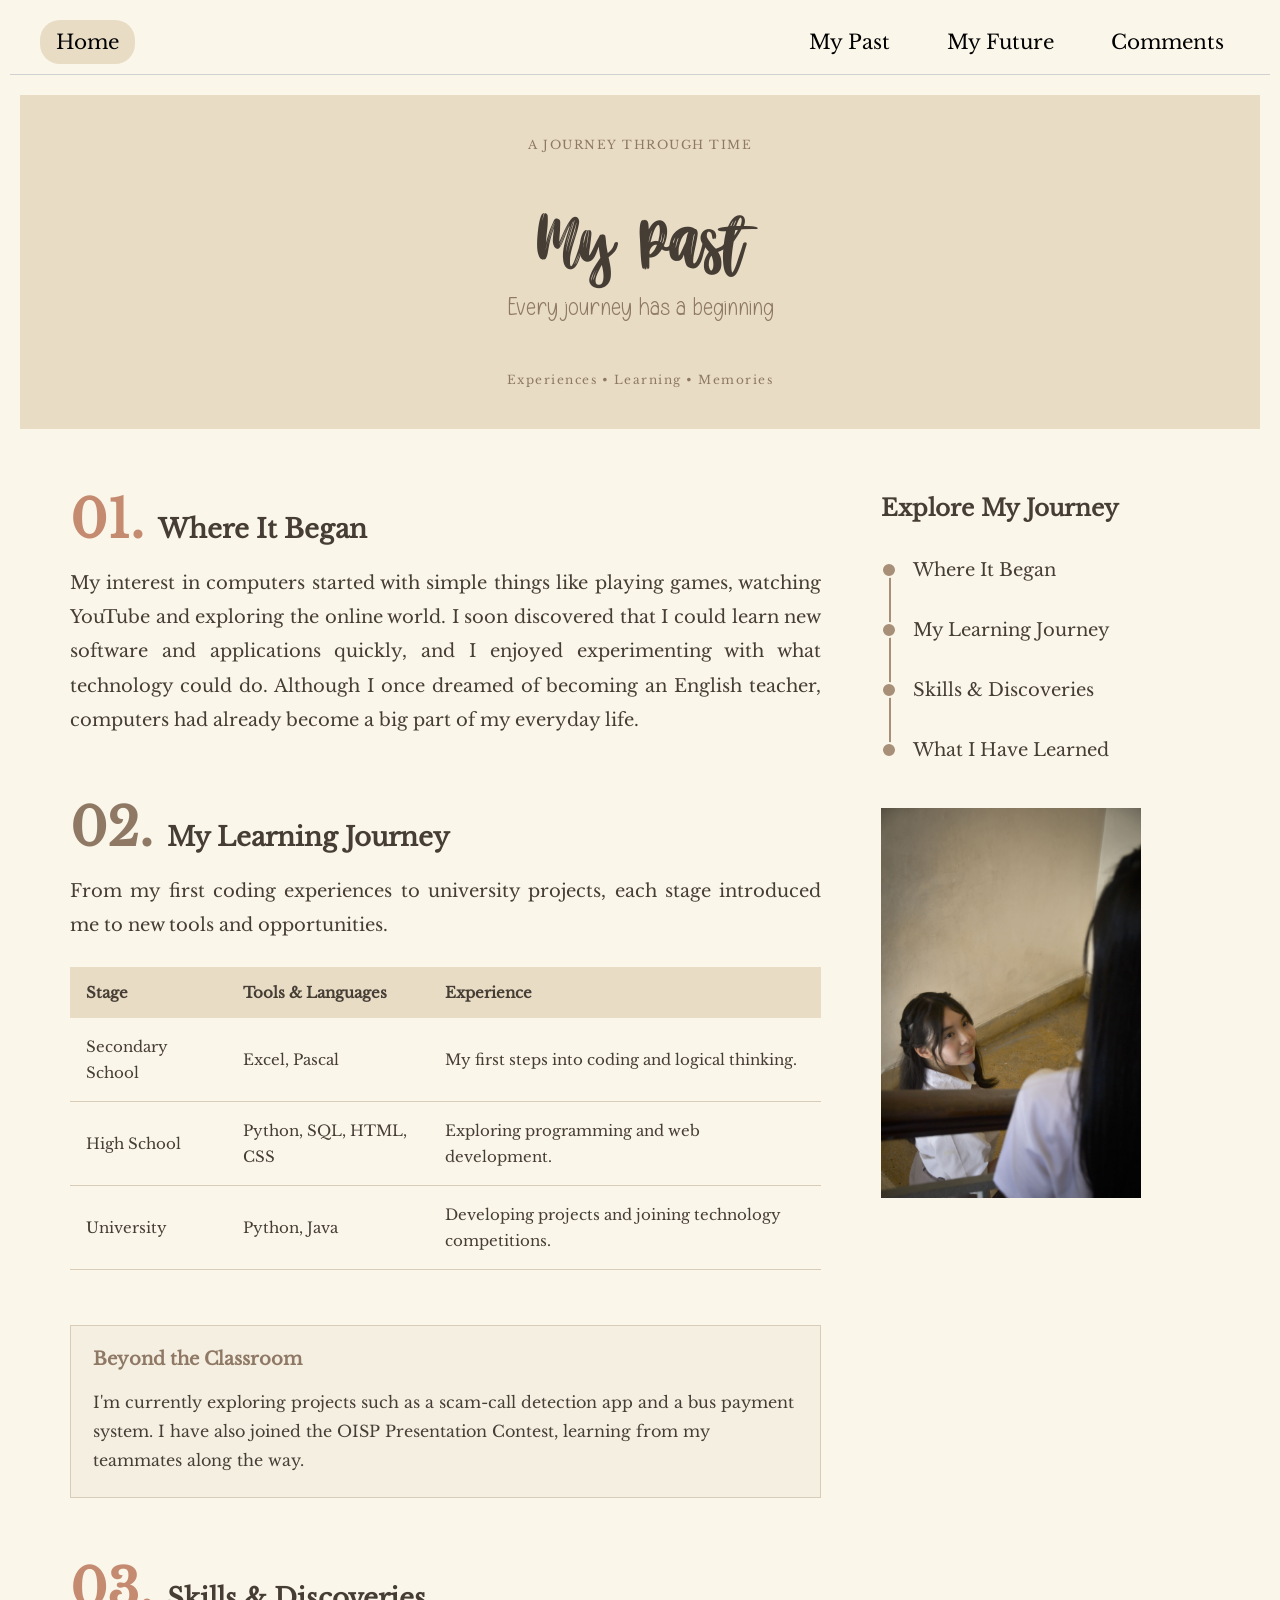
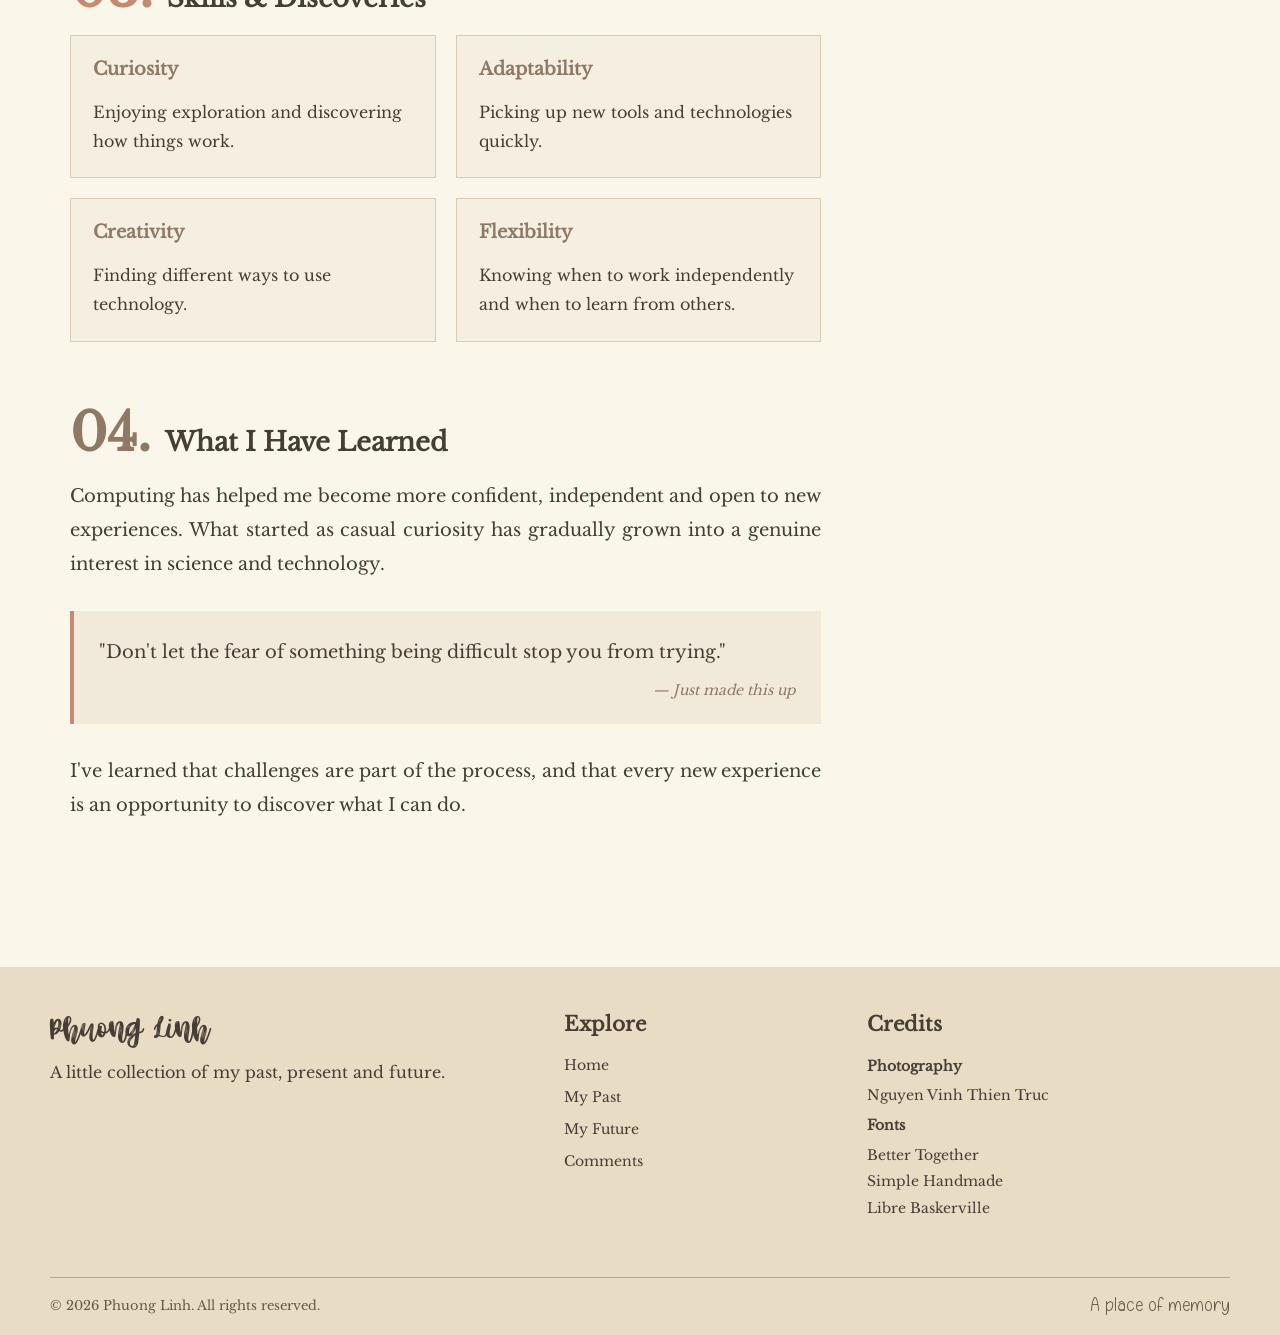
<file: past.html>
<!DOCTYPE html>
<html lang="en">
<head>
  <meta charset="UTF-8">
  <meta name="viewport" content="width=device-width, initial-scale=1.0">
  <title>Linh's Journey | My Past</title>
  <link rel="stylesheet" href="websystems.css">
</head>

<body>

  <!-- Navigation -->
  <nav class="navbar">
    <div class="left-nav">
      <a href="index.html">Home</a>
    </div>

    <div class="right-nav">
      <a href="past.html">My Past</a>
      <a href="future.html">My Future</a>
      <a href="comments.html">Comments</a>
    </div>
  </nav>

  <!-- Cover -->
  <header class="cover past-cover">
    <div class="past-cover-top">
      <p>A JOURNEY THROUGH TIME</p>
    </div>

    <div class="past-cover-text">
      <h1 id="past-title">My Past</h1>
      <p>Every journey has a beginning</p>
    </div>

    <div class="past-cover-bottom">
      <p>Experiences • Learning • Memories</p>
    </div>
  </header>

  <!-- Main Content -->
  <main class="past-content">

    <!-- Left Column -->
    <div class="past-main">

      <!-- 01. Where It Began -->
      <section class="past-section">

        <h2 id="where-it-began">
          <span class="section-number">01.</span>
          Where It Began
        </h2>

        <p>
          My interest in computers started with simple things like playing
          games, watching YouTube and exploring the online world. I soon
          discovered that I could learn new software and applications
          quickly, and I enjoyed experimenting with what technology could
          do. Although I once dreamed of becoming an English teacher,
          computers had already become a big part of my everyday life.
        </p>

      </section>

      <!-- 02. My Learning Journey -->
      <section class="past-section">

        <h2 id="learning-journey">
          <span class="section-number second-number">02.</span>
          My Learning Journey
        </h2>

        <p>
          From my first coding experiences to university projects, each
          stage introduced me to new tools and opportunities.
        </p>

        <div class="past-table-wrap">
          <table class="past-table">
            <thead>
              <tr>
                <th>Stage</th>
                <th>Tools & Languages</th>
                <th>Experience</th>
              </tr>
            </thead>

            <tbody>
              <tr>
                <td>Secondary School</td>
                <td>Excel, Pascal</td>
                <td>My first steps into coding and logical thinking.</td>
              </tr>

              <tr>
                <td>High School</td>
                <td>Python, SQL, HTML, CSS</td>
                <td>Exploring programming and web development.</td>
              </tr>

              <tr>
                <td>University</td>
                <td>Python, Java</td>
                <td>Developing projects and joining technology competitions.</td>
              </tr>
            </tbody>
          </table>
        </div>

        <div class="info-card">
          <h3>Beyond the Classroom</h3>
          <p>
            I'm currently exploring projects such as a scam-call detection
            app and a bus payment system. I have also joined the OISP
            Presentation Contest, learning from my teammates along the way.
          </p>
        </div>

      </section>

      <!-- 03. Skills & Discoveries -->
      <section class="past-section">

        <h2 id="skills-discoveries">
          <span class="section-number">03.</span>
          Skills &amp; Discoveries
        </h2>

        <div class="card-grid">

          <article class="info-card">
            <h3>Curiosity</h3>
            <p>Enjoying exploration and discovering how things work.</p>
          </article>

          <article class="info-card">
            <h3>Adaptability</h3>
            <p>Picking up new tools and technologies quickly.</p>
          </article>

          <article class="info-card">
            <h3>Creativity</h3>
            <p>Finding different ways to use technology.</p>
          </article>

          <article class="info-card">
            <h3>Flexibility</h3>
            <p>Knowing when to work independently and when to learn from others.</p>
          </article>

        </div>

      </section>

      <!-- 04. What I Have Learned -->
      <section class="past-section">

        <h2 id="what-i-learned">
          <span class="section-number second-number">04.</span>
          What I Have Learned
        </h2>

        <p>
          Computing has helped me become more confident, independent and
          open to new experiences. What started as casual curiosity has
          gradually grown into a genuine interest in science and technology.
        </p>

        <blockquote class="quote-box">
          <p>
            "Don't let the fear of something being difficult stop you
            from trying."
          </p>

          <span class="quote-credit">— Just made this up</span>

        </blockquote>

        <p>
          I've learned that challenges are part of the process, and that
          every new experience is an opportunity to discover what I can do.
        </p>

      </section>

    </div>

    <!-- Right Column: Journey Timeline -->
    <aside class="journey">

      <h2>Explore My Journey</h2>

      <div class="timeline">

        <a href="#where-it-began" class="timeline-item">
          <span class="dot"></span>
          <span class="timeline-text">Where It Began</span>
        </a>

        <a href="#learning-journey" class="timeline-item">
          <span class="dot"></span>
          <span class="timeline-text">My Learning Journey</span>
        </a>

        <a href="#skills-discoveries" class="timeline-item">
          <span class="dot"></span>
          <span class="timeline-text">Skills &amp; Discoveries</span>
        </a>

        <a href="#what-i-learned" class="timeline-item">
          <span class="dot"></span>
          <span class="timeline-text">What I Have Learned</span>
        </a>

      </div>

      <img
        src="image/past.jpg"
        alt="A photograph representing my past. Photo by Thien Truc"
        class="timeline-photo">

    </aside>

  </main>

  <!-- Footer -->
  <footer class="site-footer">

    <div class="footer-content">

      <div class="footer-about">
        <h2>Phuong Linh</h2>
        <p>A little collection of my past, present and future.</p>
      </div>

      <div class="footer-links">
        <h3>Explore</h3>
        <ul>
          <li><a href="index.html">Home</a></li>
          <li><a href="past.html">My Past</a></li>
          <li><a href="future.html">My Future</a></li>
          <li><a href="comments.html">Comments</a></li>
        </ul>
      </div>

      <div class="footer-credits">
        <h3>Credits</h3>

        <div class="credit-group">
          <p><strong>Photography</strong></p>
          <p>Nguyen Vinh Thien Truc</p>

          <p><strong>Fonts</strong></p>

          <a href="https://www.dafont.com/better-together-script.charmap?f=0"
             target="_blank" rel="noopener noreferrer">
            Better Together
          </a>

          <a href="https://www.dafont.com/simple-handmade-2.font"
             target="_blank" rel="noopener noreferrer">
            Simple Handmade
          </a>

          <a href="https://fonts.google.com/specimen/Libre+Baskerville?preview.script=Latn"
             target="_blank" rel="noopener noreferrer">
            Libre Baskerville
          </a>

        </div>
      </div>

    </div>

    <div class="footer-bottom">
      <p>© 2026 Phuong Linh. All rights reserved.</p>
      <p>A place of memory</p>
    </div>

  </footer>

</body>
</html>
</file>
<file: websystems.css>
/* Fonts */

@font-face {
  font-family: 'BetterTogether';
  src: url('font/BetterTogetherScript.ttf') format('truetype');
  font-weight: normal;
  font-style: normal;
}

@font-face {
  font-family: 'SimpleHandmade';
  src: url('font/SimpleHandmade.ttf') format('truetype');
  font-weight: normal;
  font-style: normal;
}

@font-face {
  font-family: 'LibreBaskerville';
  src: url('font/LibreBaskerville.ttf') format('truetype');
  font-weight: normal;
  font-style: normal;
}


/* Global */

* {
  box-sizing: border-box;
}

html {
  scroll-behavior: smooth;
}

body {
  margin: 0;
  background-color: #FAF6EA;
  color: #463D35;
  font-family: 'LibreBaskerville', Georgia, serif;
}

.brown-highlight {
  color: #463D35;
  font-weight: 700;
}

/* Schools */

.school-uts,
.school-hcmut,
.school-tne {
  color: #C58B70;
  font-weight: 500;
}

/* Navigation */

.navbar {
  position: sticky;
  top: 0;
  z-index: 1000;
  display: flex;
  justify-content: space-between;
  align-items: center;
  margin: 10px;
  padding: 10px 30px;
  border-bottom: 1px solid #D0D0D0;
  background-color: #FAF6EA;
}

.left-nav,
.right-nav {
  display: flex;
  align-items: center;
}

.right-nav {
  gap: 25px;
}

.navbar a {
  padding: 10px 16px;
  border-radius: 20px;
  color: black;
  font-size: 20px;
  text-decoration: none;
  transition: all 0.3s ease;
}

.left-nav a {
  background-color: #E8DCC5;
}

.left-nav a:hover,
.right-nav a:hover {
  background-color: #C58B70;
  color: white;
}

/* Cover */

.cover {
  position: relative;
  display: grid;
  grid-template-columns: 360px 1fr;
  align-items: center;
  gap: 40px;
  min-height: 350px;
  margin: 20px;
  padding: 30px;
  overflow: visible;
  background-color: #E8DCC5;
}

.cover-img {
  width: 260px;
  min-height: 290px;
}

#cover-img {
  position: absolute;
  top: 30px;
  left: 30px;
  z-index: 2;
  display: block;
  width: 300px;
  height: auto;
  object-fit: cover;
}

.cover-text {
  display: flex;
  justify-content: center;
  align-items: center;
  min-width: 0;
}

.cover-title-group {
  width: max-content;
}

#cover-name {
  margin: 0;
  color: #463D35;
  font-family: 'BetterTogether', cursive;
  font-size: 100px;
  font-weight: normal;
  text-align: center;
}

.cover-title-group p {
  margin: 8px 0 0;
  color: #8F7965;
  font-family: 'SimpleHandmade', serif;
  font-size: 25px;
  text-align: right;
}

/* Main Layout */

.content,
.past-content,
.future-content,
.comments-content {
  display: grid;
  grid-template-columns: 1.6fr 0.7fr;
  align-items: start;
  gap: 60px;
  max-width: 1200px;
  margin: 45px auto;
  padding: 20px 30px;
}

.me,
.journey,
.past-main,
.future-main,
.comments-main {
  min-width: 0;
}

/* Headings */

.me h2,
.past-section h2,
.future-section h2,
.comments-section h2 {
  display: flex;
  align-items: baseline;
  gap: 14px;
  margin: 0 0 20px;
  font-size: 26px;
  font-weight: 700;
}

/* Section Links */

section[id],
h2[id] {
  scroll-margin-top: 100px;
}

.section-number {
  color: #C58B70;
  font-family: 'LibreBaskerville', Georgia, serif;
  font-size: 52px;
  font-weight: 700;
  line-height: 1;
}

.second-number {
  color: #8F7965;
}

/* Homepage Text */

.me p {
  margin-bottom: 35px;
  font-size: 18px;
  line-height: 1.9;
  text-align: justify;
}

/* Page Text */

.past-section p,
.future-section p,
.comments-section p {
  margin-bottom: 25px;
  font-size: 18px;
  line-height: 1.9;
  text-align: justify;
}

/* Journey Sidebar */

.journey {
  position: sticky;
  top: 100px;
  align-self: start;
}

.journey h2 {
  margin: 0 0 25px;
  font-size: 23px;
  font-weight: 700;
}

/* Timeline */

.timeline {
  position: relative;
  display: flex;
  flex-direction: column;
  gap: 38px;
  width: 100%;
  max-width: 220px;
  padding: 12px 0;
}

.timeline::before {
  position: absolute;
  top: 18px;
  bottom: 18px;
  left: 8px;
  width: 2px;
  background-color: #A88F78;
  content: '';
}

.timeline-item {
  position: relative;
  display: flex;
  align-items: center;
  gap: 16px;
  color: #463D35;
  text-decoration: none;
}

.dot {
  flex-shrink: 0;
  width: 12px;
  height: 12px;
  border: 2px solid #FAF6EA;
  border-radius: 50%;
  background-color: #A88F78;
  box-sizing: content-box;
  transition: background-color 0.3s ease;
}

.timeline-text {
  color: inherit;
  font-family: 'LibreBaskerville', Georgia, serif;
  font-size: 18px;
  white-space: nowrap;
  transition: color 0.3s ease;
}

.timeline-item:hover .dot,
.timeline-item.active .dot {
  background-color: #C58B70;
}

.timeline-item:hover .timeline-text,
.timeline-item.active .timeline-text {
  color: #C58B70;
}

.timeline-item.active .timeline-text {
  font-weight: 700;
}

/* Sidebar Image */

.timeline-photo {
  display: block;
  width: 100%;
  max-width: 260px;
  height: auto;
  margin-top: 35px;
  object-fit: cover;
}

/* Footer */

.site-footer {
  margin-top: 60px;
  padding: 45px 50px 20px;
  background-color: #E8DCC5;
  color: #463D35;
}

.footer-content {
  display: grid;
  grid-template-columns: 1.5fr 0.8fr 1.2fr;
  align-items: start;
  gap: 60px;
  max-width: 1200px;
  margin: auto;
}

.footer-content h2 {
  margin: 0 0 10px;
  font-family: 'BetterTogether', cursive;
  font-size: 36px;
  font-weight: normal;
}

.footer-content h3 {
  margin: 0 0 18px;
  font-size: 20px;
}

.footer-content p {
  margin: 8px 0;
  font-size: 16px;
  line-height: 1.8;
}

.footer-links ul {
  margin: 0;
  padding: 0;
  list-style: none;
}

.footer-links li {
  margin-bottom: 12px;
}

.footer-links a {
  color: #463D35;
  font-size: 14px;
  text-decoration: none;
  transition: color 0.3s ease;
}

.footer-links a:hover {
  color: #C58B70;
}

/* Credits */

.footer-credits {
  margin: 0;
  padding: 0;
  text-align: left;
  border: 0;
}

.footer-credits h3 {
  margin-bottom: 18px;
}

.credit-group {
  margin-bottom: 20px;
}

.credit-group p {
  margin: 4px 0;
  color: #463D35;
  font-size: 14px;
  line-height: 1.8;
}

.credit-group .credit-heading {
  margin-bottom: 6px;
  color: #463D35;
  font-weight: 700;
}

.footer-credits a,
.credit-plain {
  display: block;
  color: #463D35;
  font-size: 14px;
  line-height: 1.9;
  text-decoration: none;
}

.footer-credits a:hover {
  color: #C58B70;
  text-decoration: none;
}

.footer-bottom {
  display: flex;
  justify-content: space-between;
  align-items: center;
  gap: 15px;
  max-width: 1200px;
  margin: 35px auto 0;
  padding-top: 18px;
  border-top: 1px solid #B9A58C;
}

.footer-bottom p {
  margin: 0;
  color: #665849;
  font-size: 13px;
}

.footer-bottom p:last-child {
  font-family: 'SimpleHandmade', cursive;
  font-size: 20px;
}

/* Past Page */

.past-cover {
  display: flex;
  flex-direction: column;
  justify-content: space-between;
  gap: 25px;
  min-height: 300px;
  padding: 30px 45px;
}

.past-cover-top,
.past-cover-bottom {
  display: flex;
  justify-content: space-between;
  align-items: center;
  color: #8F7965;
  font-size: 12px;
  letter-spacing: 1.5px;
  gap: 12px;
}

.past-cover-text {
  padding: 15px 0;
  text-align: center;
}

#past-title {
  margin: 0;
  color: #463D35;
  font-family: 'BetterTogether', cursive;
  font-size: 85px;
  font-weight: normal;
}

.past-cover-text p {
  margin: 5px 0 0;
  color: #8F7965;
  font-family: 'SimpleHandmade', serif;
  font-size: 25px;
}

.past-section {
  margin-bottom: 65px;
}

/* Past Table */

.past-table-wrap {
  width: 100%;
  margin: 25px 0 55px;
  overflow-x: auto;
}

.past-table {
  width: 100%;
  border-collapse: collapse;
  font-size: 15px;
  text-align: left;
}

.past-table th {
  padding: 16px;
  background-color: #E8DCC5;
  color: #463D35;
  font-weight: 700;
}

.past-table td {
  padding: 16px;
  border-bottom: 1px solid #D8CBB8;
  line-height: 1.7;
}

/* Future Page */

.future-section {
  margin-bottom: 65px;
}

/* Future Table */

.future-table-wrap {
  width: 100%;
  margin: 25px 0 55px;
  overflow-x: auto;
}

.future-table,
.future-section table {
  width: 100%;
  border-collapse: collapse;
  font-size: 15px;
  text-align: left;
}

.future-table th,
.future-section table th {
  padding: 16px;
  background-color: #E8DCC5;
  color: #463D35;
  font-weight: 700;
}

.future-table td,
.future-section table td {
  padding: 16px;
  border-bottom: 1px solid #D8CBB8;
  line-height: 1.7;
}

/* Lists */

.past-list,
.future-list,
.comments-list {
  margin-top: 20px;
  padding-left: 25px;
}

.past-list li,
.future-list li,
.comments-list li {
  margin-bottom: 12px;
  padding-left: 8px;
  font-size: 18px;
  line-height: 1.9;
}

.past-list li::marker,
.future-list li::marker,
.comments-list li::marker {
  color: #C58B70;
}

/* Cards */

.card-grid {
  display: grid;
  grid-template-columns: repeat(2, 1fr);
  gap: 20px;
}

.info-card {
  padding: 22px;
  border: 1px solid #D8CBB8;
  background-color: #F5EFE2;
  text-align: left;
}

.info-card h3 {
  margin-top: 0;
  color: #8F7965;
  font-size: 18px;
}

.info-card p {
  margin-bottom: 0;
  font-size: 16px;
  line-height: 1.8;
  text-align: left;
}

.quote-box {
  margin: 30px 0;
  padding: 25px;
  border-left: 4px solid #C58B70;
  background-color: #F1E9DA;
}

.quote-box p {
  margin: 0;
  font-size: 18px;
  line-height: 1.8;
}

.quote-credit {
  display: block;
  margin-top: 12px;
  color: #8F7965;
  font-size: 14px;
  font-style: italic;
  text-align: right;
}

/* Comments Page */

.comments-section {
  margin-bottom: 65px;
}

.comments-table-wrap {
  width: 100%;
  margin: 25px 0 55px;
  overflow-x: auto;
}

.comments-table {
  width: 100%;
  border-collapse: collapse;
  font-size: 14px;
  text-align: left;
}

.comments-table th {
  padding: 14px;
  background-color: #E8DCC5;
  color: #463D35;
  font-weight: 700;
}

.comments-table td {
  padding: 14px;
  border-bottom: 1px solid #D8CBB8;
  line-height: 1.7;
  vertical-align: top;
}

.comments-table code {
  display: inline-block;
  padding: 3px 7px;
  border-radius: 4px;
  background-color: #E8DCC5;
  color: #463D35;
  font-size: 13px;
  font-weight: 700;
  overflow-wrap: anywhere;
}

.past-table tbody tr:hover,
.future-table tbody tr:hover,
.future-section table tbody tr:hover,
.comments-table tbody tr:hover {
  background-color: #F1E9DA;
}

.comments-subheading {
  margin: 30px 0 15px;
  color: #8F7965;
  font-size: 20px;
}

/* Diagrams */

.diagram-figure {
  margin: 30px 0 40px;
  padding: 20px;
  border: 1px solid #D8CBB8;
  background-color: #F5EFE2;
  text-align: center;
}

.diagram-figure svg {
  width: 100%;
  height: auto;
  max-width: 560px;
}

.diagram-figure figcaption {
  margin-top: 14px;
  color: #665849;
  font-size: 14px;
  line-height: 1.7;
  text-align: left;
}

/* Colour Swatches */

.colour-swatch {
  display: inline-block;
  width: 18px;
  height: 18px;
  margin-right: 7px;
  border: 1px solid #D8CBB8;
  border-radius: 3px;
  vertical-align: middle;
}

.colour-swatch.cream {
  background-color: #FAF6EA;
}

.colour-swatch.beige {
  background-color: #E8DCC5;
}

.colour-swatch.brown {
  background-color: #463D35;
}

.colour-swatch.terracotta {
  background-color: #C58B70;
}

/* Font Names */

.font-better {
  color: #C58B70;
  font-family: 'BetterTogether', cursive;
  font-size: 36px;
}

.font-simplehandmade {
  color: #8F7965;
  font-family: 'SimpleHandmade', cursive;
  font-size: 30px;
}

/* Responsive */

@media (max-width: 700px) {

  /* Navigation */

  .navbar {
    padding: 10px 15px;
  }

  .right-nav {
    gap: 8px;
  }

  .navbar a {
    padding: 8px 10px;
    font-size: 14px;
  }

  /* Covers */

  .cover {
    grid-template-columns: 1fr;
    gap: 20px;
    text-align: center;
  }

  .cover-img {
    max-width: 260px;
    margin: auto;
  }

  #cover-name {
    font-size: 56px;
  }

  .cover-title-group {
    width: 100%;
  }

  .past-cover {
    min-height: 260px;
    padding: 25px;
  }

  .past-cover-top,
  .past-cover-bottom {
    gap: 12px;
    font-size: 10px;
  }

  #past-title {
    font-size: 60px;
  }

  .past-cover-text p {
    font-size: 17px;
  }

  /* Main Content */

  .content,
  .past-content,
  .future-content,
  .comments-content {
    grid-template-columns: 1fr;
    gap: 40px;
    padding: 20px;
  }

  .me h2,
  .past-section h2,
  .future-section h2,
  .comments-section h2 {
    font-size: 22px;
  }

  .section-number {
    font-size: 40px;
  }

  .me p {
    font-size: 16px;
  }

  .past-section p,
  .future-section p,
  .comments-section p,
  .past-list li,
  .future-list li,
  .comments-list li {
    font-size: 16px;
  }

  /* Sidebar */

  .journey {
    position: static;
  }

  .timeline-text {
    font-size: 17px;
    white-space: normal;
  }

  .timeline-photo {
    max-width: 260px;
  }

  /* Cards */

  .card-grid {
    grid-template-columns: 1fr;
  }

  /* Tables */

  .past-table,
  .future-table,
  .future-section table {
    min-width: 600px;
  }

  .comments-table {
    min-width: 650px;
  }

  /* Footer */

  .footer-content {
    grid-template-columns: 1fr;
    gap: 30px;
  }

  .site-footer {
    padding: 35px 25px 20px;
  }

  .footer-bottom {
    flex-direction: column;
  }
}
</file>
